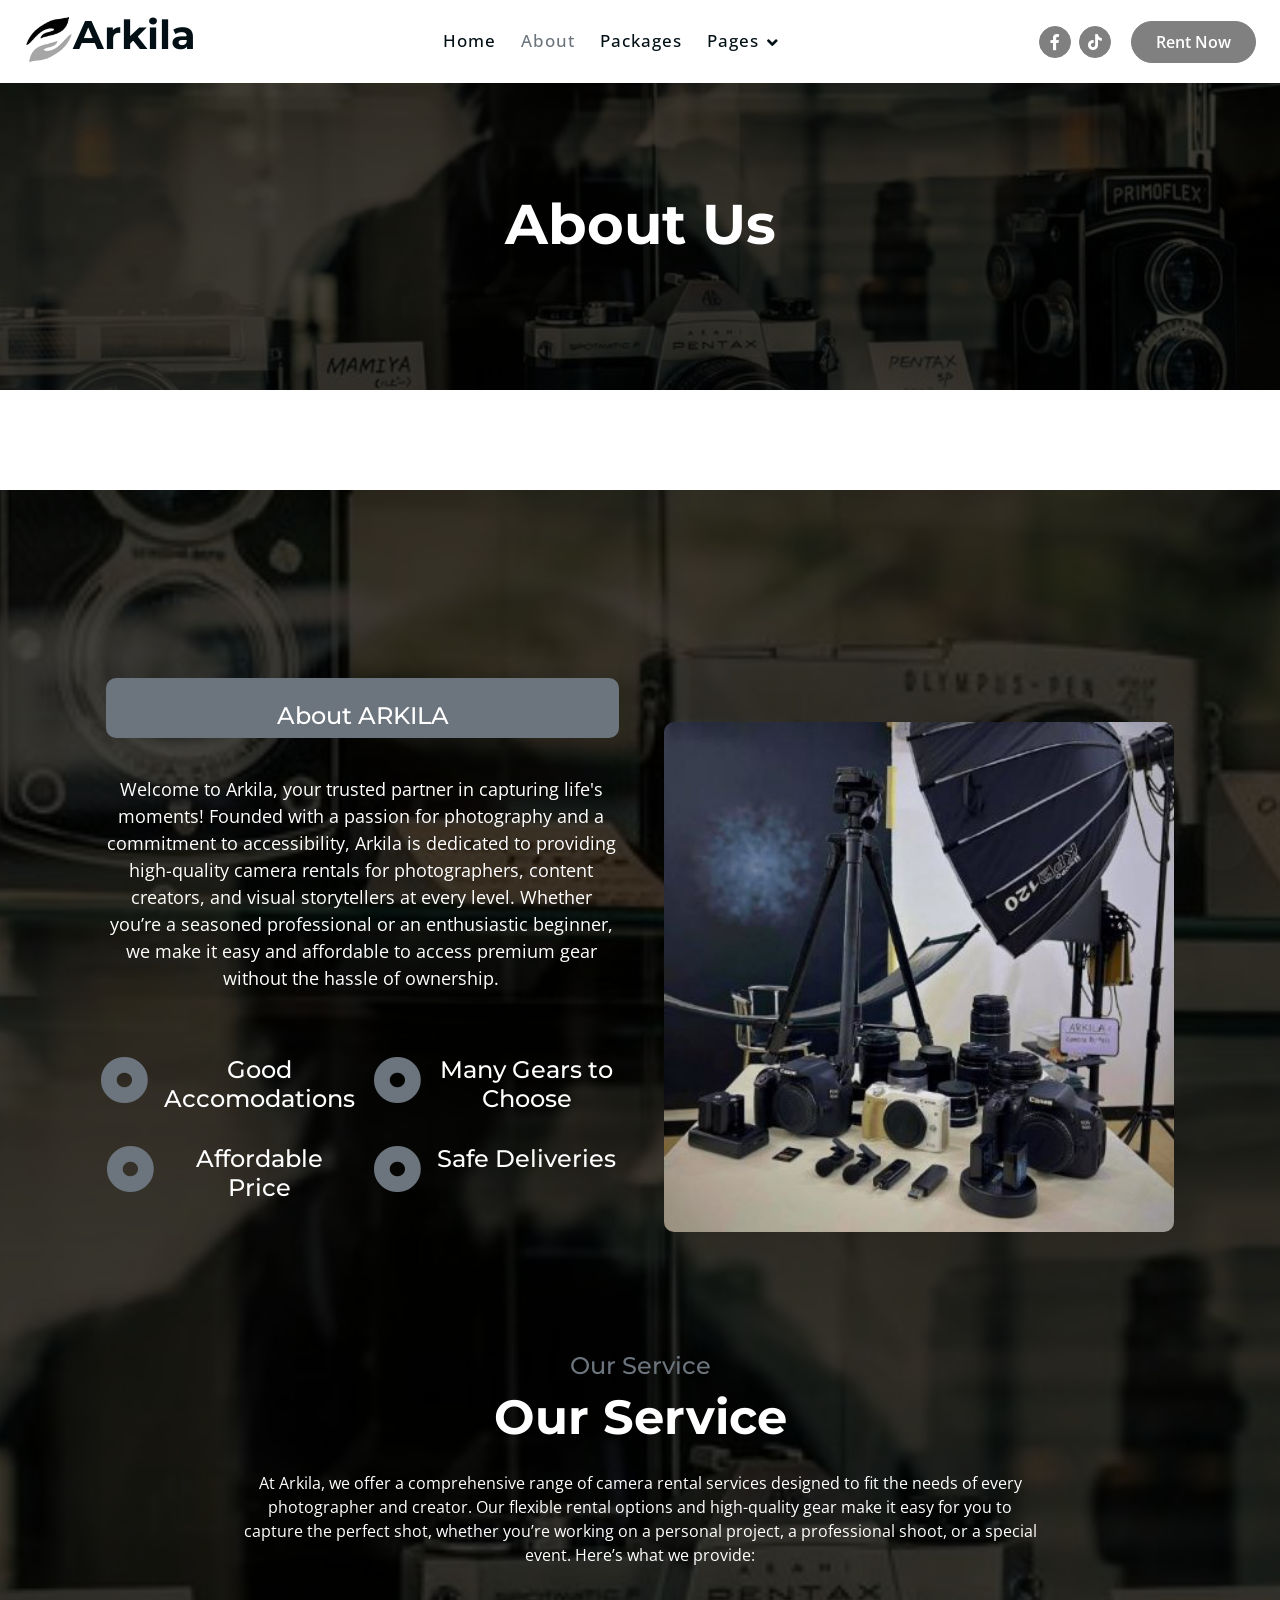
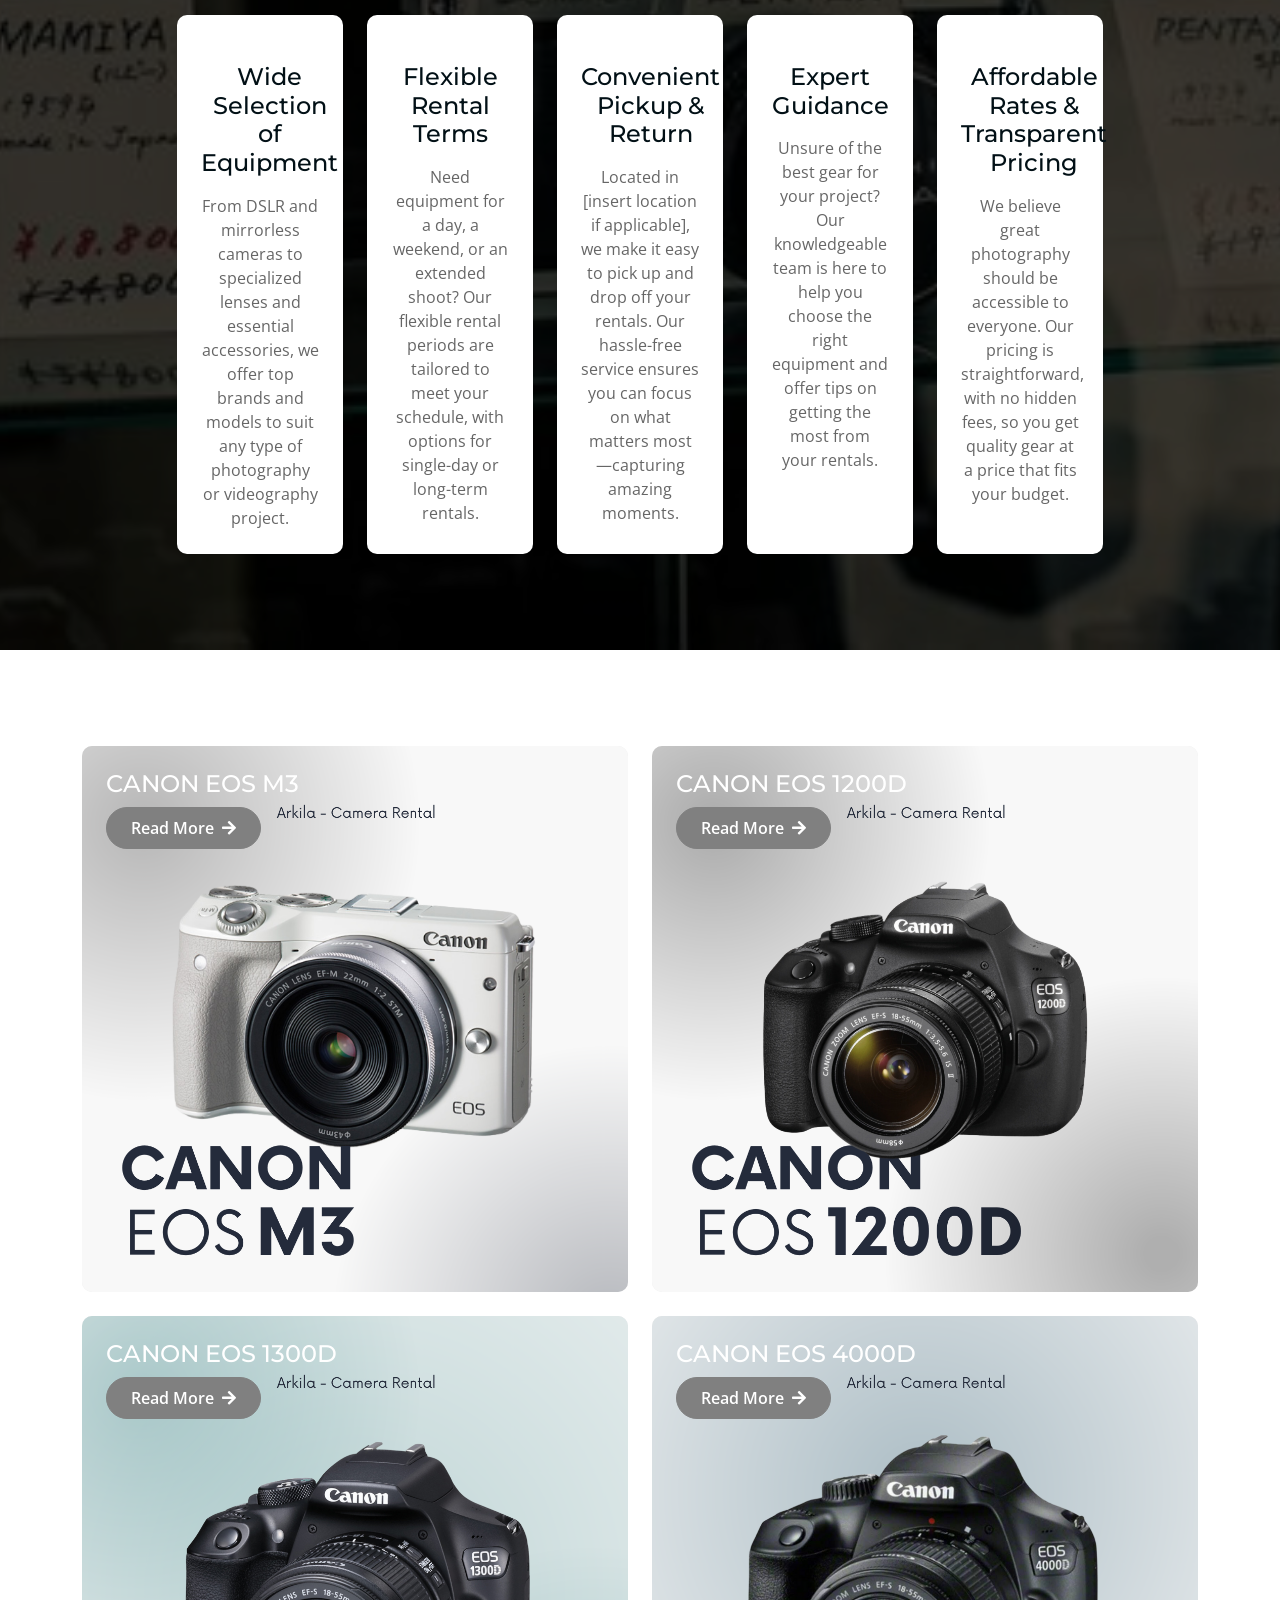
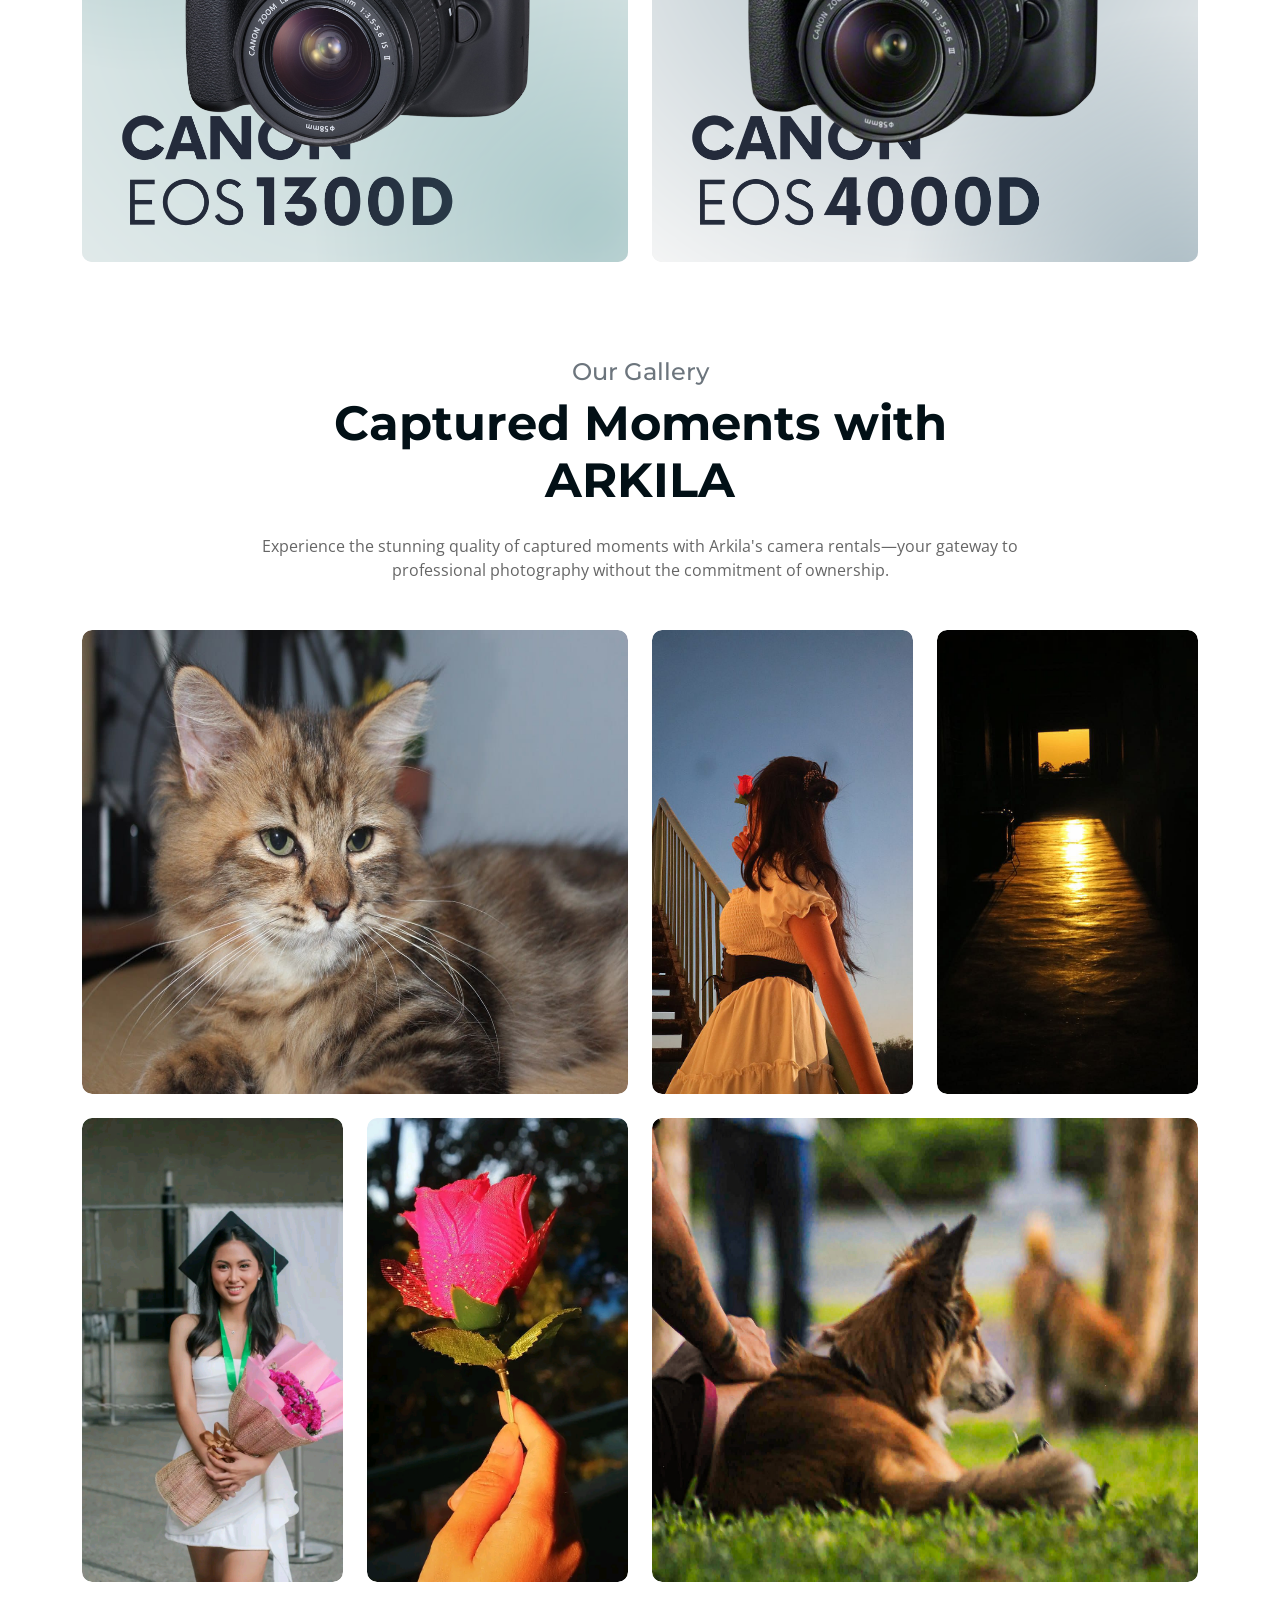
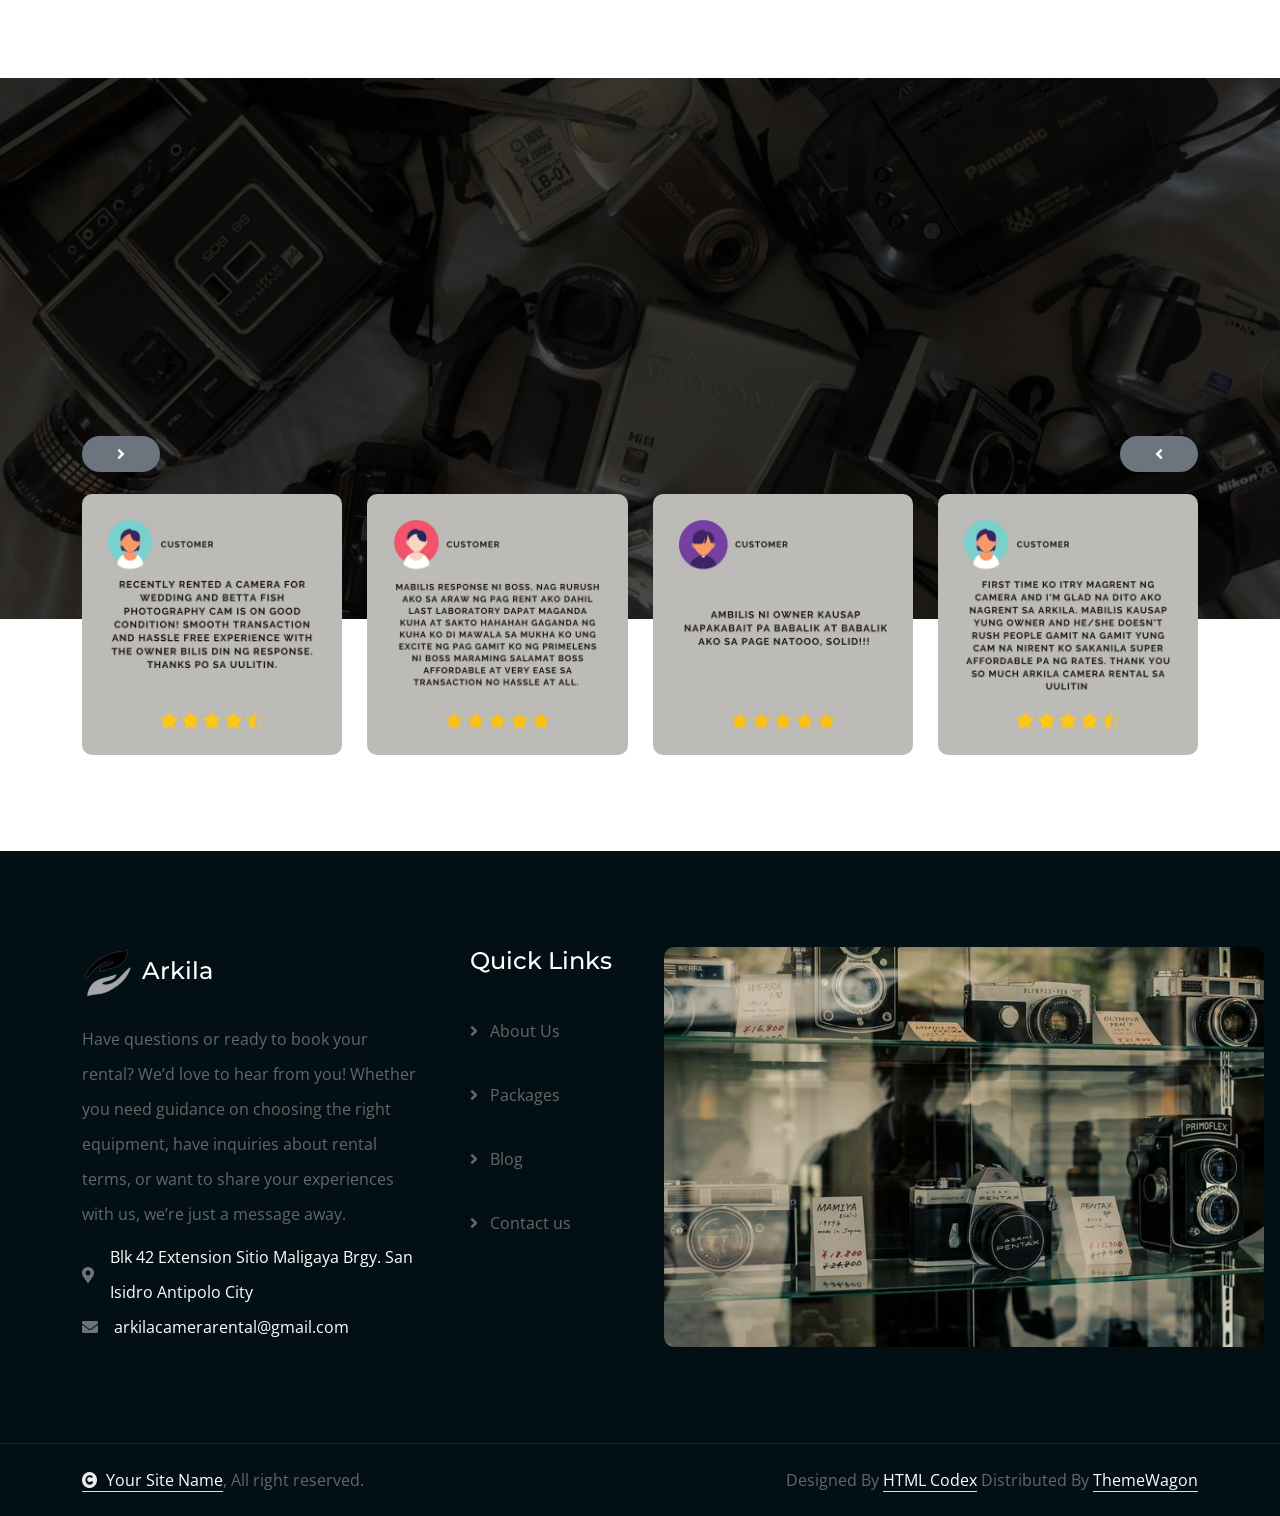
<file: about.html>
<!DOCTYPE html>
<html lang="en">

    <head>
        <meta charset="utf-8">
        <title>ARKILA- Camera Rental</title>
        <meta content="width=device-width, initial-scale=1.0" name="viewport">
        <meta content="" name="keywords">
        <meta content="" name="description">
        <link rel="shortcut icon" href="img/logo-1.png">

        <!-- Google Web Fonts -->
        <link rel="preconnect" href="https://fonts.googleapis.com">
        <link rel="preconnect" href="https://fonts.gstatic.com" crossorigin>
        <link href="https://fonts.googleapis.com/css2?family=Montserrat:ital,wght@0,100..900;1,100..900&family=Open+Sans:ital,wdth,wght@0,75..100,300..800;1,75..100,300..800&display=swap" rel="stylesheet"> 

        <!-- Icon Font Stylesheet -->
        <link rel="stylesheet" href="https://use.fontawesome.com/releases/v5.15.4/css/all.css"/>
        <link href="https://cdn.jsdelivr.net/npm/bootstrap-icons@1.4.1/font/bootstrap-icons.css" rel="stylesheet">

        <!-- Libraries Stylesheet -->
        <link href="lib/animate/animate.min.css" rel="stylesheet">
        <link href="lib/lightbox/css/lightbox.min.css" rel="stylesheet">
        <link href="lib/owlcarousel/assets/owl.carousel.min.css" rel="stylesheet">


        <!-- Customized Bootstrap Stylesheet -->
        <link href="css/bootstrap.min.css" rel="stylesheet">

        <!-- Template Stylesheet -->
        <link href="css/style.css" rel="stylesheet">
    </head>

    <body>

        <!-- Spinner Start -->
        <div id="spinner" class="show bg-white position-fixed translate-middle w-100 vh-100 top-50 start-50 d-flex align-items-center justify-content-center">
            <div class="spinner-border text-secondary" style="width: 3rem; height: 3rem;" role="status">
                <span class="sr-only">Loading...</span>
            </div>
        </div>
        <!-- Spinner End -->

        <!-- Navbar & Hero Start -->
        <div class="container-fluid nav-bar sticky-top px-4 py-2 py-lg-0">
            <nav class="navbar navbar-expand-lg navbar-light">
                <a href="" class="navbar-brand p-0">
                    <h1 class="display-6 text-dark"><img src="img/logo-1.png" alt="Logo">Arkila</h1>
                    <!-- <img src="img/logo.png" alt="Logo"> -->
                </a>
                <button class="navbar-toggler" type="button" data-bs-toggle="collapse" data-bs-target="#navbarCollapse">
                    <span class="fa fa-bars"></span>
                </button>
                <div class="collapse navbar-collapse" id="navbarCollapse">
                    <div class="navbar-nav mx-auto py-0">
                        <a href="index.html" class="nav-item nav-link ">Home</a>
                        <a href="about.html" class="nav-item nav-link active">About</a>
                        <!-- <a href="service.html" class="nav-item nav-link">Service</a> -->
                        <a href="package.html" class="nav-item nav-link">Packages</a>
                        
                        <div class="nav-item dropdown">
                            <a href="#" class="nav-link dropdown-toggle" data-bs-toggle="dropdown">Pages</a>
                            <div class="dropdown-menu m-0">
                                <!-- <a href="feature.html" class="dropdown-item">Our Feature</a> -->
                                <a href="gallery.html" class="dropdown-item">Gallery</a>
                                <!-- <a href="attraction.html" class="dropdown-item">Gears</a> -->
                                <a href="blog.html" class="dropdown-item">Blog</a>
                                <a href="testimonial.html" class="dropdown-item">Testimonial</a>
                                <!-- <a href="404.html" class="dropdown-item">404 Page</a> -->
                            </div>
                        </div>
                        <!-- <a href="contact.html" class="nav-item nav-link">Contact</a> -->
                    </div>
                    <div class="team-icon d-none d-xl-flex justify-content-center me-3">
                        <a class="btn btn-square btn-secondary rounded-circle mx-1" href="https://www.facebook.com/profile.php?id=61553260528806&mibextid=LQQJ4d"><i class="fab fa-facebook-f"></i></a>
                        <a class="btn btn-square btn-secondary rounded-circle mx-1" href="https://www.tiktok.com/@arkilacamerarenta3?_t=8rcmWKr1FT8&_r=1"><i class="fab fa-tiktok"></i></a>
                    </div>
                    <a href="package.html" class="btn btn-secondary rounded-pill py-2 px-4 flex-shrink-0" href="package.html">Rent Now</a>
                </div>
            </nav>
        </div>
        <!-- Navbar & Hero End -->

        <!-- Header Start -->
        <div class="container-fluid bg-breadcrumb">
            <div class="container text-center py-5" style="max-width: 900px;">
                <h1 class="text-white display-4 mb-4 wow fadeInDown" data-wow-delay="0.1s">About Us</h1>
                <!-- <ol class="breadcrumb d-flex justify-content-center mb-0 wow fadeInDown" data-wow-delay="0.3s">
                    <li class="breadcrumb-item"><a href="index.html">Home</a></li>
                    <li class="breadcrumb-item"><a href="#">Pages</a></li>
                    <li class="breadcrumb-item active text-secondary">About</li>
                </ol>  -->   
            </div>
        </div>
        <!-- Header End -->

        <!-- Service Start -->
        <div class="container-fluid service py-5" style="margin-top: 100px;">
            <div class="container service-section py-5">
                <!-- About Start -->
                <div class="container-fluid about py-5">
                    <div class="container py-5">
                        <div class="row g-5 align-items-center">
                            <!-- Text Section -->
                            <div class="col-xl-6 wow fadeInUp text-center" data-wow-delay="0.2s">
                                <div>
                                    <div class="rounded bg-secondary p-4 position-absolute justify-content-center" style="width: 45%; height: 60px; margin: 0 auto; margin-bottom: 20px; transform: translateY(-50px);">
                                    <h4 class=" mb-0 text-white ">About ARKILA</h4>
                                    </div>
                                    <p class="text-white py-5" style="font-size: 18px;">Welcome to Arkila, your trusted partner in capturing life's moments! Founded with a passion for photography and a commitment to accessibility, Arkila is dedicated to providing high-quality camera rentals for photographers, content creators, and visual storytellers at every level. Whether you’re a seasoned professional or an enthusiastic beginner, we make it easy and affordable to access premium gear without the hassle of ownership.</p>
                                    <div class="row g-4 text-center">
                                        <div class="col-md-6">
                                            <div class="d-flex justify-content-center">
                                                <div class="me-3"><i class="fas fa-dot-circle fa-3x text-secondary"></i></div>
                                                <div>
                                                    <h4 class="text-white">Good Accomodations</h4>
                                                </div>
                                            </div>
                                        </div>
                                        <div class="col-md-6">
                                            <div class="d-flex justify-content-center">
                                                <div class="me-3"><i class="fas fa-dot-circle fa-3x text-secondary"></i></div>
                                                <div>
                                                    <h4 class="text-white">Many Gears to Choose</h4>
                                                </div>
                                            </div>
                                        </div>
                                        <div class="col-md-6">
                                            <div class="d-flex justify-content-center">
                                                <div class="me-3"><i class="fas fa-dot-circle fa-3x text-secondary"></i></div>
                                                <div>
                                                    <h4 class="text-white">Affordable Price</h4>
                                                </div>
                                            </div>
                                        </div>
                                        <div class="col-md-6">
                                            <div class="d-flex justify-content-center">
                                                <div class="me-3"><i class="fas fa-dot-circle fa-3x text-secondary"></i></div>
                                                <div>
                                                    <h4 class="text-white">Safe Deliveries</h4>
                                                </div>
                                            </div>
                                        </div>
                                    </div>
                                    <!-- <div class="rounded bg-primary p-4 position-absolute d-flex justify-content-center" style="width: 90%; height: 80px; top: -40px; left: 50%; transform: translateX(-50%);">
                                    <h3 class="mb-0 text-white">20 Years Experience</h3>
                                    </div> -->
                                </div>
                            </div>
                            <!-- Image Section -->
                            <div class="col-xl-6 wow fadeInUp text-center" data-wow-delay="0.2s">
                                <div class="position-relative rounded">
                                    <div class="rounded" style="margin-top: 40px;">
                                        <div class="row g-0">
                                            <div class="col-lg-12">
                                                <div class="rounded mb-4">
                                                    <img src="img/about.jpg" class="img-fluid rounded w-100" alt="">
                                                </div>
                                            </div>
                                        </div>
                                    </div>
                                </div>
                            </div>
                        </div>
                    </div>
                </div>
                <!-- About End -->

                <div class="text-center mx-auto pb-5 wow fadeInUp" data-wow-delay="0.2s" style="max-width: 800px;">
                    <h4 class="text-secondary">Our Service</h4>
                    <h1 class="display-5 text-white mb-4">Our Service</h1>
                    <p class="mb-0 text-white">At Arkila, we offer a comprehensive range of camera rental services designed to fit the needs of every photographer and creator. Our flexible rental options and high-quality gear make it easy for you to capture the perfect shot, whether you’re working on a personal project, a professional shoot, or a special event. Here’s what we provide:</p>
                </div>
                <div class="row g-4 justify-content-center">
                    <div class="col-md-6 col-lg-4 col-xl-2 wow fadeInUp" data-wow-delay="0.2s">
                        <div class="service-item p-4">
                            <div class="service-content text-center">
                                <div class="mb-4">
                                    <!-- <i class="fas fa-home fa-4x"></i> -->
                                </div>
                                <a href="#" class="h4 d-inline-block mb-3">Wide Selection of Equipment</a>
                                <p class="mb-0">From DSLR and mirrorless cameras to specialized lenses and essential accessories, we offer top brands and models to suit any type of photography or videography project.</p>
                            </div>
                        </div>
                    </div>
                    <div class="col-md-6 col-lg-4 col-xl-2 wow fadeInUp" data-wow-delay="0.4s">
                        <div class="service-item p-4">
                            <div class="service-content text-center">
                                <div class="mb-4">
                                    <!-- <i class="fas fa-home fa-4x"></i> -->
                                </div>
                                <a href="#" class="h4 d-inline-block mb-3">Flexible Rental Terms</a>
                                <p class="mb-0">Need equipment for a day, a weekend, or an extended shoot? Our flexible rental periods are tailored to meet your schedule, with options for single-day or long-term rentals.</p>
                            </div>
                        </div>
                    </div>
                    <div class="col-md-6 col-lg-4 col-xl-2 wow fadeInUp" data-wow-delay="0.6s">
                        <div class="service-item p-4">
                            <div class="service-content text-center">
                                <div class="mb-4">
                                    <!-- <i class="fas fa-utensils fa-4x"></i> -->
                                </div>
                                <a href="#" class="h4 d-inline-block mb-3">Convenient Pickup & Return</a>
                                <p class="mb-0">Located in [insert location if applicable], we make it easy to pick up and drop off your rentals. Our hassle-free service ensures you can focus on what matters most—capturing amazing moments.</p>
                            </div>
                        </div>
                    </div>
                    <div class="col-md-6 col-lg-4 col-xl-2 wow fadeInUp" data-wow-delay="0.8s">
                        <div class="service-item p-4">
                            <div class="service-content text-center">
                                <div class="mb-4">
                                    <!-- <i class="fas fa-door-closed fa-4x"></i> -->
                                </div>
                                <a href="#" class="h4 d-inline-block mb-3">Expert Guidance</a>
                                <p class="mb-0">Unsure of the best gear for your project? Our knowledgeable team is here to help you choose the right equipment and offer tips on getting the most from your rentals.</p>
                            </div>
                        </div>
                    </div>
                    <div class="col-md-6 col-lg-4 col-xl-2 wow fadeInUp" data-wow-delay="1.0s">
                        <div class="service-item p-4">
                            <div class="service-content text-center">
                                <div class="mb-4">
                                    <!-- <i class="fas fa-swimming-pool fa-4x"></i> -->
                                </div>
                                <a href="#" class="h4 d-inline-block mb-3">Affordable Rates & Transparent Pricing</a>
                                <p class="mb-0">We believe great photography should be accessible to everyone. Our pricing is straightforward, with no hidden fees, so you get quality gear at a price that fits your budget.</p>
                            </div>
                        </div>
                    </div>
                </div>
            </div>
        </div>
        <!-- Service End -->

        <!-- Feature Start -->
        <div class="container-fluid feature py-5">
            <div class="container py-5">
                <div class="row g-4">
                    <!-- First Feature -->
                    <div class="col-lg-6 wow fadeInUp" data-wow-delay="0.2s">
                        <div class="feature-item">
                            <img src="img/feature-4.jpg" class="img-fluid rounded w-100" alt="Image">
                            <div class="feature-content p-4" style="background-color: transparent;">
                                <div class="feature-content-inner">
                                    <h4 class="text-white">CANON EOS M3</h4>
                                    <!-- <p class="text-white">Lorem ipsum dolor sit amet consectetur adipisicing elit. Perferendis porro soluta voluptatum laborum mollitia blanditiis suscipit,</p> -->
                                    <a href="package.html #canon-eos-m3" class="btn btn-secondary rounded-pill py-2 px-4">Read More <i class="fa fa-arrow-right ms-1"></i></a>
                                </div>
                            </div>
                        </div>
                    </div>
                    
                    <!-- Second Feature -->
                    <div class="col-lg-6 wow fadeInUp" data-wow-delay="0.2s">
                        <div class="feature-item">
                            <img src="img/feature-1.png" class="img-fluid rounded w-100" alt="Image">
                            <div class="feature-content p-4" style="background-color: transparent;">
                                <div class="feature-content-inner">
                                    <h4 class="text-white">CANON EOS 1200D</h4>
                                    <!-- <p class="text-white">Lorem ipsum dolor sit amet consectetur adipisicing elit. Perferendis porro soluta voluptatum laborum mollitia blanditiis suscipit,</p> -->
                                    <a href="package.html #canon-eos-1200d" class="btn btn-secondary rounded-pill py-2 px-4">Read More <i class="fa fa-arrow-right ms-1"></i></a>
                                </div>
                            </div>
                        </div>
                    </div>
                    
                    <!-- Third Feature -->
                    <div class="col-lg-6 wow fadeInUp" data-wow-delay="0.4s">
                        <div class="feature-item">
                            <img src="img/feature-3.png" class="img-fluid rounded w-100" alt="Image">
                            <div class="feature-content p-4" style="background-color: transparent;">
                                <div class="feature-content-inner">
                                    <h4 class="text-white">CANON EOS 1300D</h4>
                                    <!-- <p class="text-white">Lorem ipsum dolor sit amet consectetur adipisicing elit. Perferendis porro soluta voluptatum laborum mollitia blanditiis suscipit,</p> -->
                                    <a href="package.html #canon-eos-1300d" class="btn btn-secondary rounded-pill py-2 px-4">Read More <i class="fa fa-arrow-right ms-1"></i></a>
                                </div>
                            </div>
                        </div>
                    </div>
                    
                    <!-- Fourth Feature -->
                    <div class="col-lg-6 wow fadeInUp" data-wow-delay="0.6s">
                        <div class="feature-item">
                            <img src="img/feature-2.png" class="img-fluid rounded w-100" alt="Image">
                            <div class="feature-content p-4" style="background-color: transparent;">
                                <div class="feature-content-inner">
                                    <h4 class="text-white">CANON EOS 4000D</h4>
                                    <!-- <p class="text-white">Lorem ipsum dolor sit amet consectetur adipisicing elit. Perferendis porro soluta voluptatum laborum mollitia blanditiis suscipit,</p> -->
                                    <a href="package.html #canon-eos-4000d" class="btn btn-secondary rounded-pill py-2 px-4">Read More <i class="fa fa-arrow-right ms-1"></i></a>
                                </div>
                            </div>
                        </div>
                    </div>
                </div>  
            </div>
        </div>

        <!-- Feature End -->

        <!-- Gallery Start -->
        <div class="container-fluid gallery pb-5">
            <div class="container pb-5">
                <div class="text-center mx-auto pb-5 wow fadeInUp" data-wow-delay="0.2s" style="max-width: 800px;">
                    <h4 class="text-secondary">Our Gallery</h4>
                    <h1 class="display-5 mb-4">Captured Moments with ARKILA</h1>
                    <p class="mb-0">Experience the stunning quality of captured moments with Arkila's camera rentals—your gateway to professional photography without the commitment of ownership.
                    </p>
                </div>
                <div class="row g-4">
                    <div class="col-6 wow fadeInUp" data-wow-delay="0.2s">
                        <div class="gallery-item">
                            <img src="img/gallery-1.jpg" class="img-fluid rounded w-100 h-100" alt="">
                            <div class="search-icon">
                                <a href="img/gallery-1.jpg" class="btn btn-light btn-lg-square rounded-circle" data-lightbox="Gallery-1"><i class="fas fa-search-plus"></i></a>
                            </div>
                        </div>
                    </div>
                    <div class="col-3 wow fadeInUp" data-wow-delay="0.4s">
                        <div class="gallery-item">
                            <img src="img/gallery-2.jpg" class="img-fluid rounded w-100 h-100" alt="">
                            <div class="search-icon">
                                <a href="img/gallery-2.jpg" class="btn btn-light btn-lg-square rounded-circle" data-lightbox="Gallery-2"><i class="fas fa-search-plus"></i></a>
                            </div>
                        </div>
                    </div>
                    <div class="col-3 wow fadeInUp" data-wow-delay="0.6s">
                        <div class="gallery-item">
                            <img src="img/gallery-3.jpg" class="img-fluid rounded w-100 h-100" alt="">
                            <div class="search-icon">
                                <a href="img/gallery-3.jpg" class="btn btn-light btn-lg-square rounded-circle" data-lightbox="Gallery-3"><i class="fas fa-search-plus"></i></a>
                            </div>
                        </div>
                    </div>
                    <div class="col-3 wow fadeInUp" data-wow-delay="0.2s">
                        <div class="gallery-item">
                            <img src="img/gallery-4.jpg" class="img-fluid rounded w-100 h-100" alt="">
                            <div class="search-icon">
                                <a href="img/gallery-4.jpg" class="btn btn-light btn-lg-square rounded-circle" data-lightbox="Gallery-4"><i class="fas fa-search-plus"></i></a>
                            </div>
                        </div>
                    </div>
                    <div class="col-3 wow fadeInUp" data-wow-delay="0.4s">
                        <div class="gallery-item">
                            <img src="img/gallery-5.jpg" class="img-fluid rounded w-100 h-100" alt="">
                            <div class="search-icon">
                                <a href="img/gallery-5.jpg" class="btn btn-light btn-lg-square rounded-circle" data-lightbox="Gallery-5"><i class="fas fa-search-plus"></i></a>
                            </div>
                        </div>
                    </div>
                    <div class="col-md-6 wow fadeInUp" data-wow-delay="0.6s">
                        <div class="gallery-item">
                            <img src="img/gallery-30.jpg" class="img-fluid rounded w-100 h-100" alt="">
                            <div class="search-icon">
                                <a href="img/gallery-30.jpg" class="btn btn-light btn-lg-square rounded-circle" data-lightbox="Gallery-6"><i class="fas fa-search-plus"></i></a>
                            </div>
                        </div>
                    </div>
                </div>
            </div>
        </div>
        <!-- Gallery End -->

        <!-- Testimonial Start -->
        <div class="container-fluid attractions py-5">
            <div class="container attractions-section py-5">
                <div class="text-center mx-auto pb-5 wow fadeInUp" data-wow-delay="0.2s" style="max-width: 800px;">
                    <h4 class="text-secondary">Testimonials</h4>
                    <h1 class="display-5 text-white mb-4">Our Clients Riviews</h1>
                    <p class="text-white mb-0">At Arkila, we take pride in providing top-notch camera gear and exceptional service to photographers and content creators of all levels. But don’t just take our word for it—hear from our satisfied customers who have experienced the difference with Arkila's reliable rentals and support. Here’s what they have to say about their journey with us!
                    </p>
                </div>
                <div class="owl-carousel attractions-carousel wow fadeInUp" data-wow-delay="0.5s">
                    <div class="attractions-item wow fadeInUp" data-wow-delay="0.2s">
                        <img src="img/1.jpg" class="img-fluid rounded w-100" alt="">
                    </div>
                    <div class="attractions-item wow fadeInUp" data-wow-delay="0.2s">
                        <img src="img/2.jpg" class="img-fluid rounded w-100" alt="">
                    </div>
                    <div class="attractions-item wow fadeInUp" data-wow-delay="0.2s">
                        <img src="img/3.jpg" class="img-fluid rounded w-100" alt="">
                    </div>
                    <div class="attractions-item wow fadeInUp" data-wow-delay="0.2s">
                        <img src="img/4.jpg" class="img-fluid rounded w-100" alt="">
                    </div>
                    <div class="attractions-item wow fadeInUp" data-wow-delay="0.2s">
                        <img src="img/5.jpg" class="img-fluid rounded w-100" alt="">
                    </div>
                    <div class="attractions-item wow fadeInUp" data-wow-delay="0.2s">
                        <img src="img/6.jpg" class="img-fluid rounded w-100" alt="">
                    </div>
                    <div class="attractions-item wow fadeInUp" data-wow-delay="0.2s">
                        <img src="img/7.jpg" class="img-fluid rounded w-100" alt="">
                    </div>
                    <div class="attractions-item wow fadeInUp" data-wow-delay="0.2s">
                        <img src="img/8.jpg" class="img-fluid rounded w-100" alt="">
                    </div>
                    <div class="attractions-item wow fadeInUp" data-wow-delay="0.2s">
                        <img src="img/9.jpg" class="img-fluid rounded w-100" alt="">
                    </div>
                    <div class="attractions-item wow fadeInUp" data-wow-delay="0.2s">
                        <img src="img/10.jpg" class="img-fluid rounded w-100" alt="">
                    </div>
                    <div class="attractions-item wow fadeInUp" data-wow-delay="0.2s">
                        <img src="img/11.jpg" class="img-fluid rounded w-100" alt="">
                    </div>
                    <div class="attractions-item wow fadeInUp" data-wow-delay="0.2s">
                        <img src="img/12.jpg" class="img-fluid rounded w-100" alt="">
                    </div>
                    <div class="attractions-item wow fadeInUp" data-wow-delay="0.2s">
                        <img src="img/13.jpg" class="img-fluid rounded w-100" alt="">
                    </div>
                    <div class="attractions-item wow fadeInUp" data-wow-delay="0.2s">
                        <img src="img/14.jpg" class="img-fluid rounded w-100" alt="">
                    </div>
                    <div class="attractions-item wow fadeInUp" data-wow-delay="0.2s">
                        <img src="img/15.jpg" class="img-fluid rounded w-100" alt="">
                    </div>
                    <div class="attractions-item wow fadeInUp" data-wow-delay="0.2s">
                        <img src="img/16.jpg" class="img-fluid rounded w-100" alt="">
                    </div>
                    <div class="attractions-item wow fadeInUp" data-wow-delay="0.2s">
                        <img src="img/17.jpg" class="img-fluid rounded w-100" alt="">
                    </div>
                    <div class="attractions-item wow fadeInUp" data-wow-delay="0.2s">
                        <img src="img/18.jpg" class="img-fluid rounded w-100" alt="">
                    </div>
                    <div class="attractions-item wow fadeInUp" data-wow-delay="0.2s">
                        <img src="img/19.jpg" class="img-fluid rounded w-100" alt="">
                    </div>
                    <div class="attractions-item wow fadeInUp" data-wow-delay="0.2s">
                        <img src="img/20.jpg" class="img-fluid rounded w-100" alt="">
                    </div>
                    <div class="attractions-item wow fadeInUp" data-wow-delay="0.2s">
                        <img src="img/21.jpg" class="img-fluid rounded w-100" alt="">
                    </div>
                    <div class="attractions-item wow fadeInUp" data-wow-delay="0.2s">
                        <img src="img/22.jpg" class="img-fluid rounded w-100" alt="">
                    </div>
                    <div class="attractions-item wow fadeInUp" data-wow-delay="0.2s">
                        <img src="img/23.jpg" class="img-fluid rounded w-100" alt="">
                    </div>

                    
                </div>
            </div>
        </div>
        <!-- Testimonial End -->

        <!-- Footer Start -->
        <div class="container-fluid footer py-5 wow fadeIn" data-wow-delay="0.2s">
            <div class="container py-5">
                <div class="row g-5">
                    <div class="col-md-6 col-lg-6 col-xl-4">
                        <div class="footer-item">
                            <a href="index.html" class="p-0">
                                <h4 class="text-white mb-4"><img src="img/logo-1.png" alt="Logo" style="width: 50px; height: auto; vertical-align: middle; margin-right: 10px;">Arkila</h4>
                                <!-- <img src="img/logo.png" alt="Logo"> -->
                            </a>
                            <p class="mb-2">Have questions or ready to book your rental? We’d love to hear from you! Whether you need guidance on choosing the right equipment, have inquiries about rental terms, or want to share your experiences with us, we’re just a message away.</p>
                            <div class="d-flex align-items-center">
                                <i class="fas fa-map-marker-alt text-secondary me-3"></i>
                                <p class="text-white mb-0">Blk 42 Extension Sitio Maligaya Brgy. San Isidro Antipolo City</p>
                            </div>
                            <div class="d-flex align-items-center">
                                <i class="fas fa-envelope text-secondary me-3"></i>
                                <p class="text-white mb-0">arkilacamerarental@gmail.com</p>
                            </div>
                        </div>
                    </div>
                    <div class="col-md-6 col-lg-6 col-xl-2">
                        <div class="footer-item">
                            <h4 class="text-white mb-4">Quick Links</h4>
                            <a href="about.html"><i class="fas fa-angle-right me-2 py-4"></i> About Us</a>
                            <a href="package.html"><i class="fas fa-angle-right me-2 py-4"></i> Packages</a>
                            <a href="blog.html"><i class="fas fa-angle-right me-2 py-4"></i> Blog</a>
                            <a href="contact.html"><i class="fas fa-angle-right me-2 py-4"></i> Contact us</a>
                        </div>
                    </div>
                    <div class="col-lg-3 wow fadeInUp" data-wow-delay="0.6s">
                        <div class="gallery-item">
                           <img src="img/bg-3.jpg" alt="Bg-5" style="width: 600px; height: 400px; border-radius: 10px;">
                            </div>
                        </div>
                    </div>
                </div>
            </div>
        </div>
        <!-- Footer End -->
        
        <!-- Copyright Start -->
        <div class="container-fluid copyright py-4">
            <div class="container">
                <div class="row g-4 align-items-center">
                    <div class="col-md-6 text-center text-md-start mb-md-0">
                        <span class="text-body"><a href="#" class="border-bottom text-white"><i class="fas fa-copyright text-light me-2"></i>Your Site Name</a>, All right reserved.</span>
                    </div>
                    <div class="col-md-6 text-center text-md-end text-body">
                        <!--/*** This template is free as long as you keep the below author’s credit link/attribution link/backlink. ***/-->
                        <!--/*** If you'd like to use the template without the below author’s credit link/attribution link/backlink, ***/-->
                        <!--/*** you can purchase the Credit Removal License from "https://htmlcodex.com/credit-removal". ***/-->
                        Designed By <a class="border-bottom text-white" href="https://htmlcodex.com">HTML Codex</a> Distributed By <a class="border-bottom text-white" href="https://themewagon.com">ThemeWagon</a>
                    </div>
                </div>
            </div>
        </div>
        <!-- Copyright End -->


        <!-- Back to Top -->
        <a href="#" class="btn btn-secondary btn-lg-square rounded-circle back-to-top"><i class="fa fa-arrow-up"></i></a>    

        
    <!-- JavaScript Libraries -->
    <script src="https://ajax.googleapis.com/ajax/libs/jquery/3.6.4/jquery.min.js"></script>
    <script src="https://cdn.jsdelivr.net/npm/bootstrap@5.0.0/dist/js/bootstrap.bundle.min.js"></script>
    <script src="lib/wow/wow.min.js"></script>
    <script src="lib/easing/easing.min.js"></script>
    <script src="lib/waypoints/waypoints.min.js"></script>
    <script src="lib/counterup/counterup.min.js"></script>
    <script src="lib/lightbox/js/lightbox.min.js"></script>
    <script src="lib/owlcarousel/owl.carousel.min.js"></script>
    

    <!-- Template Javascript -->
    <script src="js/main.js"></script>
    </body>

</html>
</file>
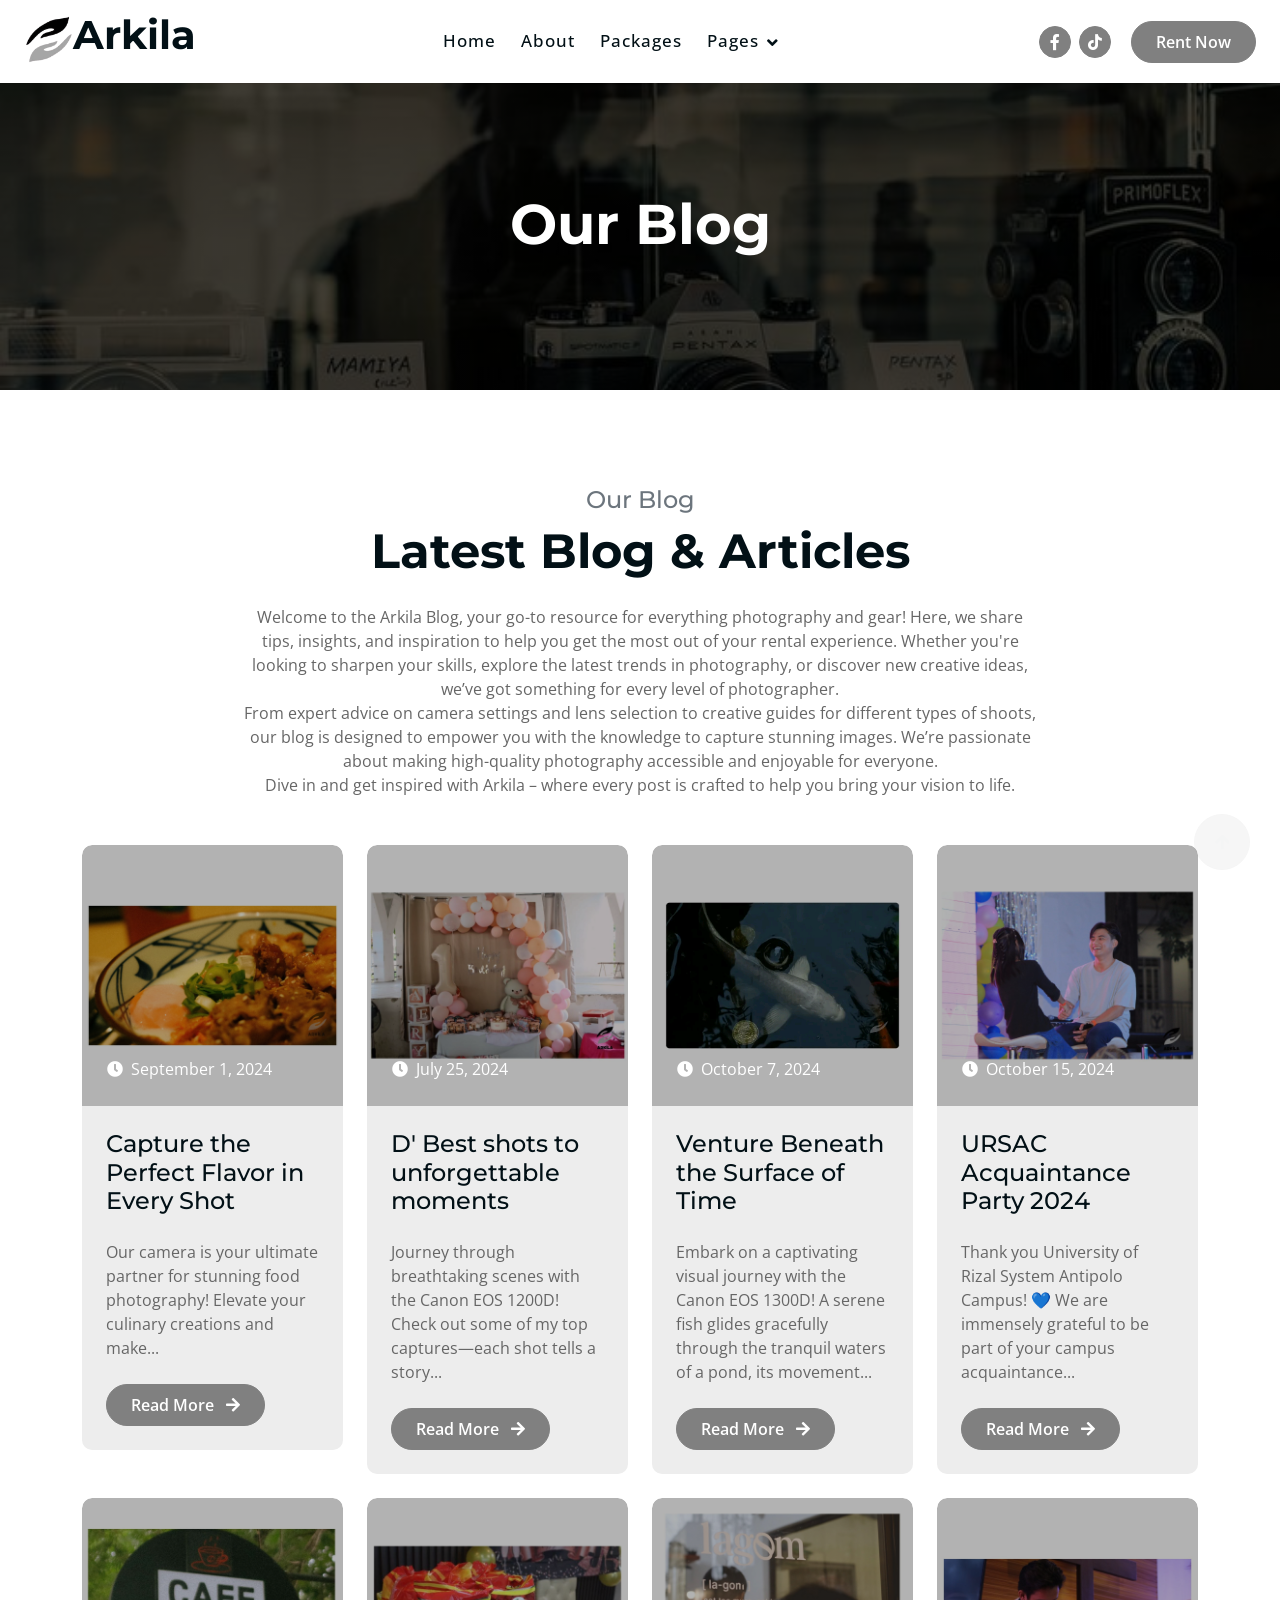
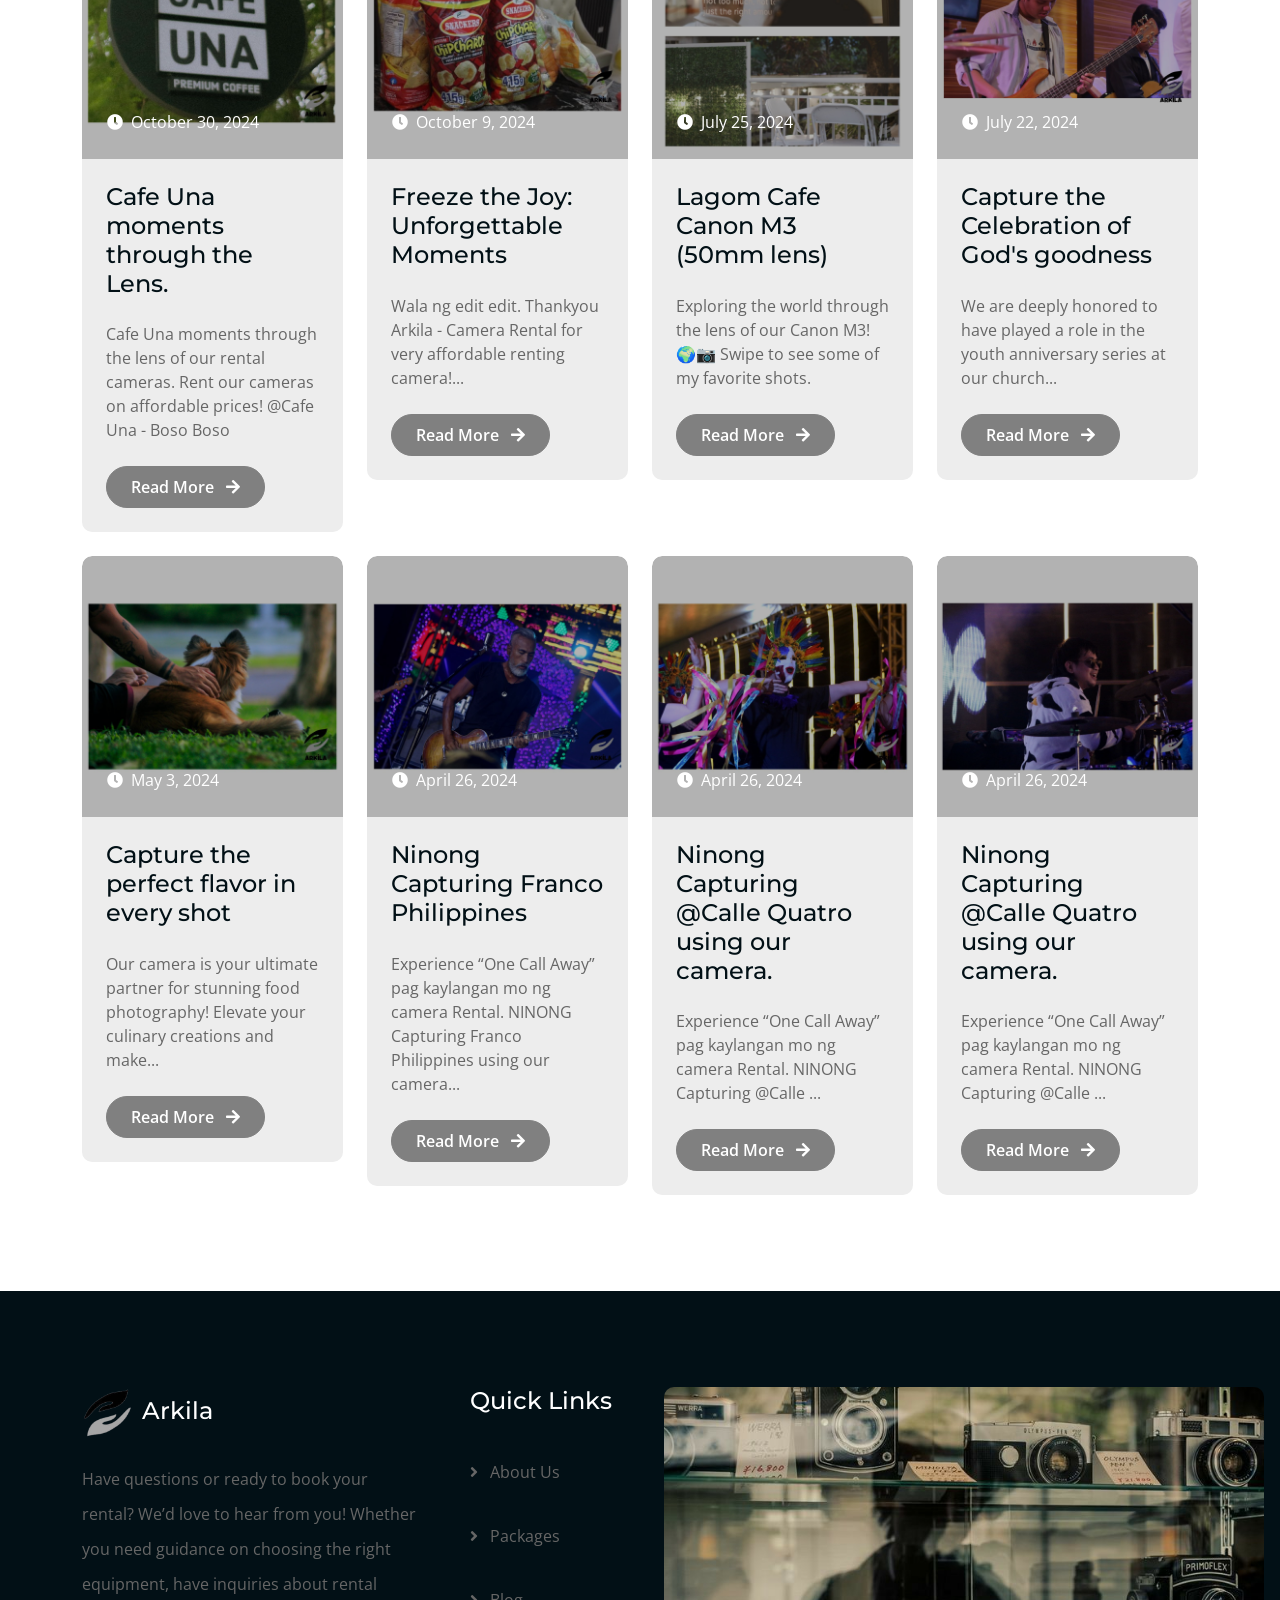
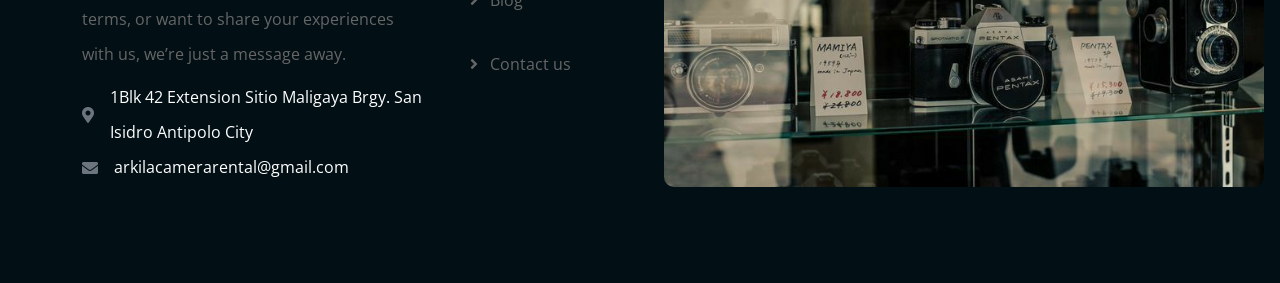
<file: blog.html>
<!DOCTYPE html>
<html lang="en">

    <head>
        <meta charset="utf-8">
        <title>ARKILA- Camera Rental</title>
        <meta content="width=device-width, initial-scale=1.0" name="viewport">
        <meta content="" name="keywords">
        <meta content="" name="description">
        <link rel="shortcut icon" href="img/logo-1.png">

        <!-- Google Web Fonts -->
        <link rel="preconnect" href="https://fonts.googleapis.com">
        <link rel="preconnect" href="https://fonts.gstatic.com" crossorigin>
        <link href="https://fonts.googleapis.com/css2?family=Montserrat:ital,wght@0,100..900;1,100..900&family=Open+Sans:ital,wdth,wght@0,75..100,300..800;1,75..100,300..800&display=swap" rel="stylesheet"> 

        <!-- Icon Font Stylesheet -->
        <link rel="stylesheet" href="https://use.fontawesome.com/releases/v5.15.4/css/all.css"/>
        <link href="https://cdn.jsdelivr.net/npm/bootstrap-icons@1.4.1/font/bootstrap-icons.css" rel="stylesheet">

        <!-- Libraries Stylesheet -->
        <link href="lib/animate/animate.min.css" rel="stylesheet">
        <link href="lib/lightbox/css/lightbox.min.css" rel="stylesheet">
        <link href="lib/owlcarousel/assets/owl.carousel.min.css" rel="stylesheet">


        <!-- Customized Bootstrap Stylesheet -->
        <link href="css/bootstrap.min.css" rel="stylesheet">

        <!-- Template Stylesheet -->
        <link href="css/style.css" rel="stylesheet">
    </head>

    <body>

        <!-- Spinner Start -->
        <div id="spinner" class="show bg-white position-fixed translate-middle w-100 vh-100 top-50 start-50 d-flex align-items-center justify-content-center">
            <div class="spinner-border text-secondary" style="width: 3rem; height: 3rem;" role="status">
                <span class="sr-only">Loading...</span>
            </div>
        </div>
        <!-- Spinner End -->

        <!-- Navbar & Hero Start -->
        <div class="container-fluid nav-bar sticky-top px-4 py-2 py-lg-0">
            <nav class="navbar navbar-expand-lg navbar-light">
                <a href="" class="navbar-brand p-0">
                    <h1 class="display-6 text-dark"><img src="img/logo-1.png" alt="Logo">Arkila</h1>
                    <!-- <h1 class="display-6 text-dark"><i class="fas fa-swimmer text-primary me-3"></i>Arkila</h1> -->
                </a>
                <button class="navbar-toggler" type="button" data-bs-toggle="collapse" data-bs-target="#navbarCollapse">
                    <span class="fa fa-bars"></span>
                </button>
                <div class="collapse navbar-collapse" id="navbarCollapse">
                    <div class="navbar-nav mx-auto py-0">
                        <a href="index.html" class="nav-item nav-link">Home</a>
                        <a href="about.html" class="nav-item nav-link">About</a>
                        <!-- <a href="service.html" class="nav-item nav-link">Service</a> -->
                        <a href="package.html" class="nav-item nav-link">Packages</a>
                        
                        <div class="nav-item dropdown">
                            <a href="#" class="nav-link dropdown-toggle" data-bs-toggle="dropdown">Pages</a>
                            <div class="dropdown-menu m-0">
                                <!-- <a href="feature.html" class="dropdown-item">Our Feature</a> -->
                                <a href="gallery.html" class="dropdown-item">Gallery</a>
                                <!-- <a href="attraction.html" class="dropdown-item">Attractions</a> -->
                                <a href="blog.html" class="dropdown-item">Blog</a>
                                <a href="testimonial.html" class="dropdown-item">Testimonial</a>
                                <!-- <a href="404.html" class="dropdown-item">404 Page</a> -->
                            </div>
                        </div>
                        <!-- <a href="contact.html" class="nav-item nav-link">Contact</a> -->
                    </div>
                    <div class="team-icon d-none d-xl-flex justify-content-center me-3">
                        <a class="btn btn-square btn-secondary rounded-circle mx-1" href="https://www.facebook.com/profile.php?id=61553260528806&mibextid=LQQJ4d"><i class="fab fa-facebook-f"></i></a>
                        <a class="btn btn-square btn-secondary rounded-circle mx-1" href="https://www.tiktok.com/@arkilacamerarenta3?_t=8rcmWKr1FT8&_r=1"><i class="fab fa-tiktok"></i></a>
                    </div>
                    <a href="package.html" class="btn btn-secondary rounded-pill py-2 px-4 flex-shrink-0" href="package.html">Rent Now</a>
                </div>
            </nav>
        </div>
        <!-- Navbar & Hero End -->

        <!-- Header Start -->
        <div class="container-fluid bg-breadcrumb">
            <div class="container text-center py-5" style="max-width: 900px;">
                <h4 class="text-white display-4 mb-4 wow fadeInDown" data-wow-delay="0.1s">Our Blog</h4>
                <!-- <ol class="breadcrumb d-flex justify-content-center mb-0 wow fadeInDown" data-wow-delay="0.3s">
                    <li class="breadcrumb-item"><a href="index.html">Home</a></li>
                    <li class="breadcrumb-item"><a href="#">Pages</a></li>
                    <li class="breadcrumb-item active text-primary">Blog</li>
                </ol>     -->
            </div>
        </div>
        <!-- Header End -->

        <!-- Blog Start -->
        <div class="container-fluid blog py-5">
            <div class="container py-5">
                <div class="text-center mx-auto pb-5 wow fadeInUp" data-wow-delay="0.2s" style="max-width: 800px;">
                    <h4 class="text-secondary">Our Blog</h4>
                    <h1 class="display-5 mb-4">Latest Blog & Articles</h1>
                    <p class="mb-0">Welcome to the Arkila Blog, your go-to resource for everything photography and gear! Here, we share tips, insights, and inspiration to help you get the most out of your rental experience. Whether you're looking to sharpen your skills, explore the latest trends in photography, or discover new creative ideas, we’ve got something for every level of photographer.
                    </p>
                    <p class="mb-0">From expert advice on camera settings and lens selection to creative guides for different types of shoots, our blog is designed to empower you with the knowledge to capture stunning images. We’re passionate about making high-quality photography accessible and enjoyable for everyone.
                    </p>
                    <p class="mb-0">Dive in and get inspired with Arkila – where every post is crafted to help you bring your vision to life.
                    </p>
                </div>
                <div class="row g-4">
                    <!-- First Blog Item -->
                    <div class="col-lg-3 wow fadeInUp" data-wow-delay="0.2s">
                        <div class="blog-item">
                            <div class="blog-img">
                                <a href="#">
                                    <img src="img/blog-1.jpg" class="img-fluid w-100 rounded-top" alt="Image">
                                </a>
                                <!-- <div class="blog-category py-2 px-4">Canon EOS M3</div> -->
                                <div class="blog-date"><i class="fas fa-clock me-2"></i>September 1, 2024</div>
                            </div>
                            <div class="blog-content p-4">
                                <a href="#" class="h4 d-inline-block mb-4"> Capture the Perfect Flavor in Every Shot </a>
                                <p class="mb-4"> Our camera is your ultimate partner for stunning food photography! Elevate your culinary creations and make...
                                </p>
                                <a href="https://www.facebook.com/share/p/1DaiCxXejc/?mibextid=LQQJ4d" class="btn btn-secondary rounded-pill py-2 px-4">Read More <i class="fas fa-arrow-right ms-2"></i></a>
                            </div>
                        </div>
                    </div>
                    <!-- Second Blog Item -->
                    <div class="col-lg-3 wow fadeInUp" data-wow-delay="0.4s">
                        <div class="blog-item">
                            <div class="blog-img">
                                <a href="#">
                                    <img src="img/blog-2.jpg" class="img-fluid w-100 rounded-top" alt="Image">
                                </a>
                                <!-- <div class="blog-category py-2 px-4"> Canon EOS 1200D</div> -->
                                <div class="blog-date"><i class="fas fa-clock me-2"></i>July 25, 2024</div>
                            </div>
                            <div class="blog-content p-4">
                                <a href="#" class="h4 d-inline-block mb-4">D' Best shots to unforgettable moments</a>
                                <p class="mb-4"> Journey through breathtaking scenes with the Canon EOS 1200D! Check out some of my top captures—each shot tells a story...
                                </p>
                                <a href="https://www.facebook.com/share/p/1Fvgc4W4z9/?mibextid=LQQJ4d" class="btn btn-secondary rounded-pill py-2 px-4">Read More <i class="fas fa-arrow-right ms-2"></i></a>
                            </div>
                        </div>
                    </div>
                    <!-- Third Blog Item -->
                    <div class="col-lg-3 wow fadeInUp" data-wow-delay="0.6s">
                        <div class="blog-item">
                            <div class="blog-img">
                                <a href="#">
                                    <img src="img/blog-3.jpg" class="img-fluid w-100 rounded-top" alt="Image">
                                </a>
                                <!-- <div class="blog-category py-2 px-4">Canon EOS 1300D</div> -->
                                <div class="blog-date"><i class="fas fa-clock me-2"></i>October 7, 2024</div>
                            </div>
                            <div class="blog-content p-4">
                                <a href="#" class="h4 d-inline-block mb-4">Venture Beneath the Surface of Time</a>
                                <p class="mb-4">Embark on a captivating visual journey with the Canon EOS 1300D! A serene fish glides gracefully through the tranquil waters of a pond, its movement... </p>
                                <a href="https://www.facebook.com/share/p/1Jf7CNukn9/?mibextid=LQQJ4d" class="btn btn-secondary rounded-pill py-2 px-4">Read More <i class="fas fa-arrow-right ms-2"></i></a>
                            </div>
                        </div>
                    </div>
                    <!-- Fourth Blog Item -->
                    <div class="col-lg-3 wow fadeInUp" data-wow-delay="0.4s">
                        <div class="blog-item">
                            <div class="blog-img">
                                <a href="#">
                                    <img src="img/blog-4.jpg" class="img-fluid w-100 rounded-top" alt="Image">
                                </a>
                                <!-- <div class="blog-category py-2 px-4">Canon EOS 4000D</div> -->
                                <div class="blog-date"><i class="fas fa-clock me-2"></i>October 15, 2024</div>
                            </div>
                            <div class="blog-content p-4">
                                <a href="#" class="h4 d-inline-block mb-4">URSAC Acquaintance Party 2024</a>
                                <p class="mb-4">Thank you University of Rizal System Antipolo Campus! 💙 We are immensely grateful to be part of your campus acquaintance... 
                                </p>
                                <a href="https://www.facebook.com/share/p/1AjzKPdiYb/" class="btn btn-secondary rounded-pill py-2 px-4">Read More <i class="fas fa-arrow-right ms-2"></i></a>
                            </div>
                        </div>
                    </div>
                    <!-- Fifth Blog Item -->
                    <div class="col-lg-3 wow fadeInUp" data-wow-delay="0.2s">
                        <div class="blog-item">
                            <div class="blog-img">
                                <a href="#">
                                    <img src="img/blog-5.jpg" class="img-fluid w-100 rounded-top" alt="Image">
                                </a>
                                <!-- <div class="blog-category py-2 px-4">Canon EOS M3</div> -->
                                <div class="blog-date"><i class="fas fa-clock me-2"></i>October 30, 2024</div>
                            </div>
                            <div class="blog-content p-4">
                                <a href="#" class="h4 d-inline-block mb-4"> Cafe Una moments through the Lens.</a>
                                <p class="mb-4"> Cafe Una moments through the lens of our rental cameras. Rent our cameras on affordable prices! @Cafe Una - Boso Boso

                                </p>
                                <a href="https://www.facebook.com/share/p/15R5k1Pkhf/?mibextid=LQQJ4d" class="btn btn-secondary rounded-pill py-2 px-4">Read More <i class="fas fa-arrow-right ms-2"></i></a>
                            </div>
                        </div>
                    </div>
                    <!-- Sixth Blog Item -->
                    <div class="col-lg-3 wow fadeInUp" data-wow-delay="0.4s">
                        <div class="blog-item">
                            <div class="blog-img">
                                <a href="#">
                                    <img src="img/blog-13.jpg" class="img-fluid w-100 rounded-top" alt="Image">
                                </a>
                                <!-- <div class="blog-category py-2 px-4"> Canon EOS 1200D</div> -->
                                <div class="blog-date"><i class="fas fa-clock me-2"></i>October 9, 2024</div>
                            </div>
                            <div class="blog-content p-4">
                                <a href="#" class="h4 d-inline-block mb-4">Freeze the Joy: Unforgettable Moments</a>
                                <p class="mb-4">Wala ng edit edit. Thankyou Arkila - Camera Rental for very affordable renting camera!...
                                </p>
                                <a href="https://www.facebook.com/share/p/19HY2rSSiZ/?mibextid=LQQJ4d" class="btn btn-secondary rounded-pill py-2 px-4">Read More <i class="fas fa-arrow-right ms-2"></i></a>
                            </div>
                        </div>
                    </div>
                    <!-- Seventh Blog Item -->
                    <div class="col-lg-3 wow fadeInUp" data-wow-delay="0.6s">
                        <div class="blog-item">
                            <div class="blog-img">
                                <a href="#">
                                    <img src="img/blog-7.jpg" class="img-fluid w-100 rounded-top" alt="Image">
                                </a>
                                <!-- <div class="blog-category py-2 px-4">Canon EOS 1300D</div> -->
                                <div class="blog-date"><i class="fas fa-clock me-2"></i>July 25, 2024</div>
                            </div>
                            <div class="blog-content p-4">
                                <a href="#" class="h4 d-inline-block mb-4">Lagom Cafe Canon M3 (50mm lens)</a>
                                <p class="mb-4">Exploring the world through the lens of our Canon M3! 🌍📷 Swipe to see some of my favorite shots.  </p>
                                <a href="https://www.facebook.com/share/p/1BUejH78r5/?mibextid=LQQJ4d" class="btn btn-secondary rounded-pill py-2 px-4">Read More <i class="fas fa-arrow-right ms-2"></i></a>
                            </div>
                        </div>
                    </div>
                    <!-- Eight Blog Item -->
                    <div class="col-lg-3 wow fadeInUp" data-wow-delay="0.4s">
                        <div class="blog-item">
                            <div class="blog-img">
                                <a href="#">
                                    <img src="img/blog-8.jpg" class="img-fluid w-100 rounded-top" alt="Image">
                                </a>
                                <!-- <div class="blog-category py-2 px-4">Canon EOS 4000D</div> -->
                                <div class="blog-date"><i class="fas fa-clock me-2"></i>July 22, 2024</div>
                            </div>
                            <div class="blog-content p-4">
                                <a href="#" class="h4 d-inline-block mb-4">Capture the Celebration of God's goodness</a>
                                <p class="mb-4">We are deeply honored to have played a role in the youth anniversary series at our church...
                                </p>
                                <a href="https://www.facebook.com/share/p/1TnsaJj9sp/?mibextid=LQQJ4d" class="btn btn-secondary rounded-pill py-2 px-4">Read More <i class="fas fa-arrow-right ms-2"></i></a>
                            </div>
                        </div>
                    </div>
                    <!-- Ninth Blog Item -->
                    <div class="col-lg-3 wow fadeInUp" data-wow-delay="0.2s">
                        <div class="blog-item">
                            <div class="blog-img">
                                <a href="#">
                                    <img src="img/blog-9.jpg" class="img-fluid w-100 rounded-top" alt="Image">
                                </a>
                                <!-- <div class="blog-category py-2 px-4">Canon EOS M3</div> -->
                                <div class="blog-date"><i class="fas fa-clock me-2"></i>May 3, 2024</div>
                            </div>
                            <div class="blog-content p-4">
                                <a href="#" class="h4 d-inline-block mb-4"> Capture the perfect flavor in every shot </a>
                                <p class="mb-4"> Our camera is your ultimate partner for stunning food photography! Elevate your culinary creations and make...
                                </p>
                                <a href="https://www.facebook.com/share/p/1914iwzNNt/?mibextid=LQQJ4d" class="btn btn-secondary rounded-pill py-2 px-4">Read More <i class="fas fa-arrow-right ms-2"></i></a>
                            </div>
                        </div>
                    </div>
                    <!-- Tenth Blog Item -->
                    <div class="col-lg-3 wow fadeInUp" data-wow-delay="0.4s">
                        <div class="blog-item">
                            <div class="blog-img">
                                <a href="#">
                                    <img src="img/blog-10.jpg" class="img-fluid w-100 rounded-top" alt="Image">
                                </a>
                                <!-- <div class="blog-category py-2 px-4"> Canon EOS 1200D</div> -->
                                <div class="blog-date"><i class="fas fa-clock me-2"></i>April 26, 2024</div>
                            </div>
                            <div class="blog-content p-4">
                                <a href="#" class="h4 d-inline-block mb-4">Ninong Capturing Franco Philippines </a>
                                <p class="mb-4"> Experience “One Call Away” pag kaylangan mo ng camera Rental. NINONG Capturing Franco Philippines using our camera...
                                </p>
                                <a href="https://www.facebook.com/permalink.php?story_fbid=pfbid0YHE6aG3LdFMGxxCQqdQ53UuudJSLT1vtAXQEHj48owRZtnHRZ1RvCcQi2Rn4r2pFl&id=61553260528806&mibextid=LQQJ4d&rdid=pz4wJ59fXVtFQgZe" class="btn btn-secondary rounded-pill py-2 px-4">Read More <i class="fas fa-arrow-right ms-2"></i></a>
                            </div>
                        </div>
                    </div>
                    <!-- Eleventh Blog Item -->
                    <div class="col-lg-3 wow fadeInUp" data-wow-delay="0.6s">
                        <div class="blog-item">
                            <div class="blog-img">
                                <a href="#">
                                    <img src="img/blog-11.jpg" class="img-fluid w-100 rounded-top" alt="Image">
                                </a>
                                <!-- <div class="blog-category py-2 px-4">Canon EOS 1300D</div> -->
                                <div class="blog-date"><i class="fas fa-clock me-2"></i>April 26, 2024</div>
                            </div>
                            <div class="blog-content p-4">
                                <a href="#" class="h4 d-inline-block mb-4">Ninong Capturing @Calle Quatro using our camera.</a>
                                <p class="mb-4">Experience “One Call Away” pag kaylangan mo ng camera Rental. NINONG Capturing @Calle ...</p>
                                <a href="https://www.facebook.com/permalink.php?story_fbid=pfbid0sstJodKf6ZYBWPN8PE9RizucEDC2tjazH9iGuYf376X5UiJBCGPg2vAppkb28vTKl&id=61553260528806&mibextid=LQQJ4d&rdid=IlCAGrGPwhyjCHwc" class="btn btn-secondary rounded-pill py-2 px-4">Read More <i class="fas fa-arrow-right ms-2"></i></a>
                            </div>
                        </div>
                    </div>
                    <!-- Twelveth Blog Item -->
                    <div class="col-lg-3 wow fadeInUp" data-wow-delay="0.4s">
                        <div class="blog-item">
                            <div class="blog-img">
                                <a href="#">
                                    <img src="img/blog-12.jpg" class="img-fluid w-100 rounded-top" alt="Image">
                                </a>
                                <!-- <div class="blog-category py-2 px-4">Canon EOS 4000D</div> -->
                                <div class="blog-date"><i class="fas fa-clock me-2"></i>April 26, 2024</div>
                            </div>
                            <div class="blog-content p-4">
                                <a href="#" class="h4 d-inline-block mb-4">Ninong Capturing @Calle Quatro using our camera.</a>
                                <p class="mb-4">Experience “One Call Away” pag kaylangan mo ng camera Rental. NINONG Capturing @Calle ...
                                </p>
                                <a href="https://www.facebook.com/permalink.php?story_fbid=pfbid0MLVq9bAJnQVkWS5Q6fG6karg3PWvDMxdeerEouQ48AswBXobsv4Pn9pkut9QazGol&id=61553260528806&mibextid=LQQJ4d&rdid=thIxDy6iNIfopfmP" class="btn btn-secondary rounded-pill py-2 px-4">Read More <i class="fas fa-arrow-right ms-2"></i></a>
                            </div>
                        </div>
                    </div>
                </div>
            </div>
        </div>

        <!-- Blog End -->

        <!-- Footer Start -->
        <div class="container-fluid footer py-5 wow fadeIn" data-wow-delay="0.2s">
            <div class="container py-5">
                <div class="row g-5">
                    <div class="col-md-6 col-lg-6 col-xl-4">
                        <div class="footer-item">
                            <a href="index.html" class="p-0">
                                <h4 class="text-white mb-4"><img src="img/logo-1.png" alt="Logo" style="width: 50px; height: auto; vertical-align: middle; margin-right: 10px;">Arkila</h4>
                                <!-- <img src="img/logo.png" alt="Logo"> -->
                            </a>
                            <p class="mb-2">Have questions or ready to book your rental? We’d love to hear from you! Whether you need guidance on choosing the right equipment, have inquiries about rental terms, or want to share your experiences with us, we’re just a message away.</p>
                            <div class="d-flex align-items-center">
                                <i class="fas fa-map-marker-alt text-secondary me-3"></i>
                                <p class="text-white mb-0">1Blk 42 Extension Sitio Maligaya Brgy. San Isidro Antipolo City</p>
                            </div>
                            <div class="d-flex align-items-center">
                                <i class="fas fa-envelope text-secondary me-3"></i>
                                <p class="text-white mb-0">arkilacamerarental@gmail.com</p>
                            </div>
                        </div>
                    </div>
                    <div class="col-md-6 col-lg-6 col-xl-2">
                        <div class="footer-item">
                            <h4 class="text-white mb-4">Quick Links</h4>
                            <a href="about.html"><i class="fas fa-angle-right me-2 py-4"></i> About Us</a>
                            <a href="package.html"><i class="fas fa-angle-right me-2 py-4"></i> Packages</a>
                            <a href="blog.html"><i class="fas fa-angle-right me-2 py-4"></i> Blog</a>
                            <a href="contact.html"><i class="fas fa-angle-right me-2 py-4"></i> Contact us</a>
                        </div>
                    </div>
                    <div class="col-lg-3 wow fadeInUp" data-wow-delay="0.6s">
                        <div class="gallery-item">
                           <img src="img/bg-3.jpg" alt="Bg-5" style="width: 600px; height: 400px; border-radius: 10px;">
                            </div>
                        </div>
                    </div>
                </div>
            </div>
        </div>
        <!-- Copyright End -->


        <!-- Back to Top -->
        <a href="#" class="btn btn-secondary btn-lg-square rounded-circle back-to-top"><i class="fa fa-arrow-up"></i></a>   

        
    <!-- JavaScript Libraries -->
    <script src="https://ajax.googleapis.com/ajax/libs/jquery/3.6.4/jquery.min.js"></script>
    <script src="https://cdn.jsdelivr.net/npm/bootstrap@5.0.0/dist/js/bootstrap.bundle.min.js"></script>
    <script src="lib/wow/wow.min.js"></script>
    <script src="lib/easing/easing.min.js"></script>
    <script src="lib/waypoints/waypoints.min.js"></script>
    <script src="lib/counterup/counterup.min.js"></script>
    <script src="lib/lightbox/js/lightbox.min.js"></script>
    <script src="lib/owlcarousel/owl.carousel.min.js"></script>
    

    <!-- Template Javascript -->
    <script src="js/main.js"></script>
    </body>

</html>
</file>
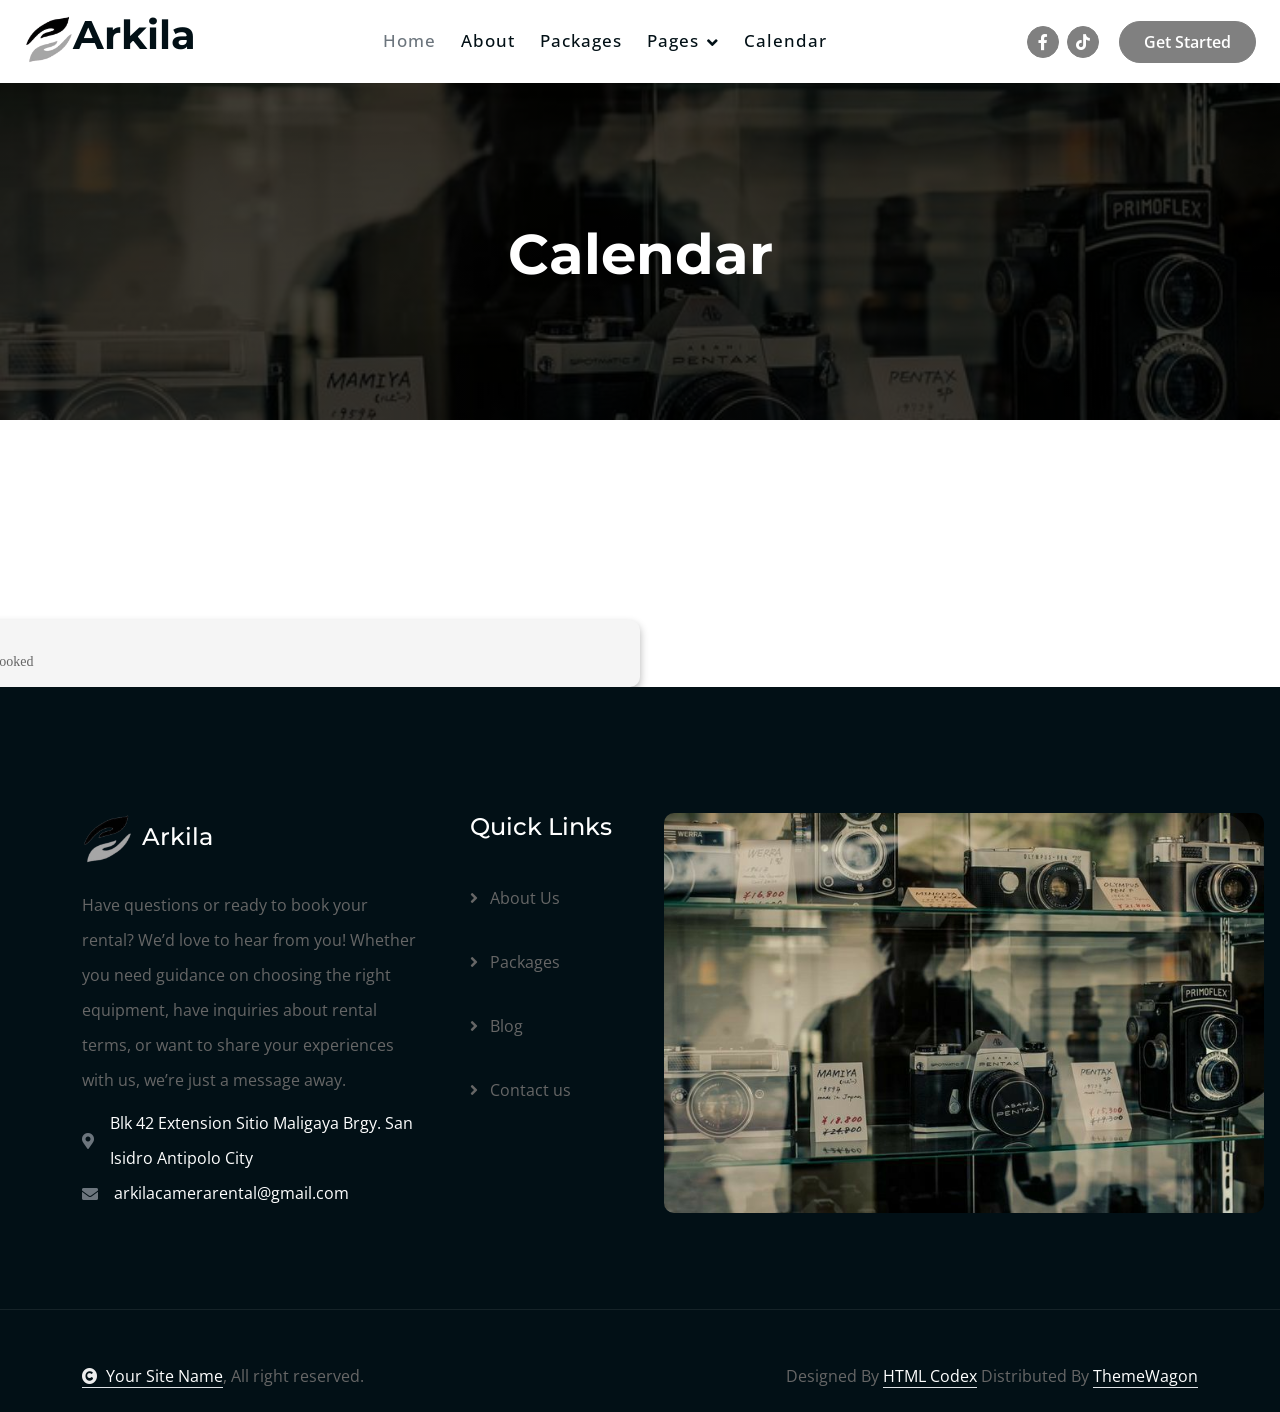
<file: contact.html>
<!DOCTYPE html>
<html lang="en">

    <head>
        <meta charset="utf-8">
        <title>ARKILA - ARKILA Website Template</title>
        <meta content="width=device-width, initial-scale=1.0" name="viewport">
        <meta content="" name="keywords">
        <meta content="" name="description">

        <!-- Google Web Fonts -->
        <link rel="preconnect" href="https://fonts.googleapis.com">
        <link rel="preconnect" href="https://fonts.gstatic.com" crossorigin>
        <link href="https://fonts.googleapis.com/css2?family=Montserrat:ital,wght@0,100..900;1,100..900&family=Open+Sans:ital,wdth,wght@0,75..100,300..800;1,75..100,300..800&display=swap" rel="stylesheet"> 

        <!-- Icon Font Stylesheet -->
        <link rel="stylesheet" href="https://use.fontawesome.com/releases/v5.15.4/css/all.css"/>
        <link href="https://cdn.jsdelivr.net/npm/bootstrap-icons@1.4.1/font/bootstrap-icons.css" rel="stylesheet">

        <!-- Libraries Stylesheet -->
        <link href="lib/animate/animate.min.css" rel="stylesheet">
        <link href="lib/lightbox/css/lightbox.min.css" rel="stylesheet">
        <link href="lib/owlcarousel/assets/owl.carousel.min.css" rel="stylesheet">


        <!-- Customized Bootstrap Stylesheet -->
        <link href="css/bootstrap.min.css" rel="stylesheet">

        <!-- Template Stylesheet -->
        <link href="css/style.css" rel="stylesheet">

        <style>
        .body {
            font-family: Arial, sans-serif;
            background-color: dimgray;
        }

        .container {
            margin-top: 30px;
        }

        .form-container {
            background: whitesmoke;
            padding: 20px;
            border-radius: 10px;
            box-shadow: 0px 4px 8px rgba(0, 0, 0, 0.3);
            margin-bottom: 20px;
            font-family: "Times New Roman", Times, serif;
        }

        .form-container .h4 {
            color: #ddd;
        }

        .btn-primary {
            background-color: blue;
            border: none;
        }

        .btn-primary:hover {
            background-color: dimgray;
        }

        .calendar-container {
            background: whitesmoke;
            border-radius: 10px;
            box-shadow: 0px 4px 8px rgba(0, 0, 0, 0.3);
            padding: 15px;
            margin-left: -50px;
            margin-top: 200PX;
            font-family: "Times New Roman", Times, serif;
        }
        .terms {
            font-size: 17px;
        }

        .legend {
        display: flex;
        align-items: center;
        justify-content: flex-start;
        margin-top: 10px;
        }
        .legend .div {
            width: 15px;
            height: 15px;
            margin-right: 8px;
            border-radius: 3px;
        }
        .legend .span {
            font-size: 14px;
            color: #333;
        }
        /* Style for past days */
        .fc .past-day {
            background-color: #e0e0e0; /* Light gray */
            color: #999; /* Gray text */
            opacity: 0.5; /* Faded look */
        }

        /* Style for the current day */
        .fc .current-day {
        background-color: #fffbcc; /* Light yellow */
        border: 2px solid #ffcc00; /* Gold border */
        }

        /* Style for future days */
        .fc .future-day {
        background-color: #ffffff; /* Default white */
        color: #000; /* Default text color */
        }
        </style>
    </head>

    <body>

        <!-- Spinner Start -->
        <div id="spinner" class="show bg-white position-fixed translate-middle w-100 vh-100 top-50 start-50 d-flex align-items-center justify-content-center">
            <div class="spinner-border text-secondary" style="width: 3rem; height: 3rem;" role="status">
                <span class="sr-only">Loading...</span>
            </div>
        </div>
        <!-- Spinner End -->

        <!-- Navbar & Hero Start -->
        <div class="container-fluid nav-bar sticky-top px-4 py-2 py-lg-0">
            <nav class="navbar navbar-expand-lg navbar-light">
                <a href="" class="navbar-brand p-0">
                    <h1 class="display-6 text-dark"><img src="img/logo-1.png" alt="Logo">Arkila</h1>
                    <!-- <h1 class="display-6 text-dark"><i class="fas fa-swimmer text-primary me-3"></i>Arkila</h1> -->
                </a>
                <button class="navbar-toggler" type="button" data-bs-toggle="collapse" data-bs-target="#navbarCollapse">
                    <span class="fa fa-bars"></span>
                </button>
                <div class="collapse navbar-collapse" id="navbarCollapse">
                    <div class="navbar-nav mx-auto py-0">
                        <a href="index.html" class="nav-item nav-link active">Home</a>
                        <a href="about.html" class="nav-item nav-link">About</a>
                        <!-- <a href="service.html" class="nav-item nav-link">Service</a> -->
                        <a href="package.html" class="nav-item nav-link">Packages</a>
                        
                        <div class="nav-item dropdown">
                            <a href="#" class="nav-link dropdown-toggle" data-bs-toggle="dropdown">Pages</a>
                            <div class="dropdown-menu m-0">
                                <!-- <a href="feature.html" class="dropdown-item">Our Feature</a> -->
                                <a href="gallery.html" class="dropdown-item">Gallery</a>
                                <!-- <a href="attraction.html" class="dropdown-item">Gears</a> -->
                                <a href="blog.html" class="dropdown-item">Blog</a>
                                <a href="testimonial.html" class="dropdown-item">Testimonial</a>
                                <!-- <a href="404.html" class="dropdown-item">404 Page</a> -->
                            </div>
                        </div>
                        <a href="contact.html" class="nav-item nav-link">Calendar</a>
                    </div>
                    <div class="team-icon d-none d-xl-flex justify-content-center me-3">
                        <a class="btn btn-square btn-secondary rounded-circle mx-1" href="https://www.facebook.com/profile.php?id=61553260528806&mibextid=LQQJ4d"><i class="fab fa-facebook-f"></i></a>
                        <a class="btn btn-square btn-secondary rounded-circle mx-1" href="https://www.tiktok.com/@arkilacamerarenta3?_t=8rcmWKr1FT8&_r=1"><i class="fab fa-tiktok"></i></a>
                    </div>
                    <a href="login.php" class="btn btn-secondary rounded-pill py-2 px-4 flex-shrink-0" href="login.php">Get Started</a>
                </div>
            </nav>
        </div>
        <!-- Navbar & Hero End -->

        <!-- Header Start -->
        <div class="container-fluid bg-breadcrumb">
            <div class="container text-center py-5" style="max-width: 900px;">
                <h4 class="text-white display-4 mb-4 wow fadeInDown" data-wow-delay="0.1s">Calendar</h4>
               <!--  <ol class="breadcrumb d-flex justify-content-center mb-0 wow fadeInDown" data-wow-delay="0.3s">
                    <li class="breadcrumb-item"><a href="index.html">Home</a></li>
                    <li class="breadcrumb-item"><a href="#">Pages</a></li>
                    <li class="breadcrumb-item active text-secondary">Contact</li>
                </ol>    --> 
            </div>
        </div>
        <!-- Header End -->


        <!-- Calendar Section -->
            <div class="col-lg-6">
                <div class="calendar-container">
                    <div id="calendar"></div>
                    <div class="legend mt-3">
                        <div class="d-flex align-items-center">
                            <div style="width: 15px; height: 15px; background-color: red; margin-right: 10px;"></div>
                            <span style="font-size: 14px;">Booked</span>
                        </div>
                    </div>
                </div>
            </div>

    <script>
        // Initialize FullCalendar
document.addEventListener('DOMContentLoaded', function () {
    const calendarEl = document.getElementById('calendar');
    const calendar = new FullCalendar.Calendar(calendarEl, {
        initialView: 'dayGridMonth',
        events: {
            url: 'fetch_appointments.php', // The endpoint fetching events from your server
            method: 'GET',
            failure: function () {
                alert('Failed to fetch appointments.');
            },
        },
        headerToolbar: {
            left: 'prev,next today',
            center: 'title',
            right: 'dayGridMonth,timeGridWeek,timeGridDay'
        },
        dayCellClassNames: function (arg) {
            const today = new Date();
            today.setHours(0, 0, 0, 0); // Reset time for comparison
            
            const cellDate = arg.date;
            if (cellDate < today) {
                return ['past-day']; // Add a class for past days
            } else if (cellDate.toDateString() === today.toDateString()) {
                return ['current-day']; // Add a class for the current day
            } else {
                return ['future-day']; // Add a class for future days
            }
        },
        eventContent: function (info) {
            const event = info.event;
            const customerName = event.extendedProps.customer_name || ''; // Customer's name
            const cameraModel = event.extendedProps.camera_model || ''; // Camera rented
            
            // Display customer name and camera model
            return {
                html: `
                    <div style="text-align: center; color: white; font-weight: bold;">
                        <p>${customerName}</p>
                        <p>${cameraModel}</p>
                        <p>Booked</p>
                    </div>
                `
            };
        },
        eventBackgroundColor: 'red', // Event background color
        eventBorderColor: 'red', // Event border color
    });
    calendar.render();
});
    </script>

        <!-- Footer Start -->
        <div class="container-fluid footer py-5 wow fadeIn" data-wow-delay="0.2s">
            <div class="container py-5">
                <div class="row g-5">
                    <div class="col-md-6 col-lg-6 col-xl-4">
                        <div class="footer-item">
                            <a href="index.html" class="p-0">
                                <h4 class="text-white mb-4"><img src="img/logo-1.png" alt="Logo" style="width: 50px; height: auto; vertical-align: middle; margin-right: 10px;">Arkila</h4>
                                <!-- <img src="img/logo.png" alt="Logo"> -->
                            </a>
                            <p class="mb-2">Have questions or ready to book your rental? We’d love to hear from you! Whether you need guidance on choosing the right equipment, have inquiries about rental terms, or want to share your experiences with us, we’re just a message away.</p>
                            <div class="d-flex align-items-center">
                                <i class="fas fa-map-marker-alt text-secondary me-3"></i>
                                <p class="text-white mb-0">Blk 42 Extension Sitio Maligaya Brgy. San Isidro Antipolo City</p>
                            </div>
                            <div class="d-flex align-items-center">
                                <i class="fas fa-envelope text-secondary me-3"></i>
                                <p class="text-white mb-0">arkilacamerarental@gmail.com</p>
                            </div>
                        </div>
                    </div>
                    <div class="col-md-6 col-lg-6 col-xl-2">
                        <div class="footer-item">
                            <h4 class="text-white mb-4">Quick Links</h4>
                            <a href="about.html"><i class="fas fa-angle-right me-2 py-4"></i> About Us</a>
                            <a href="package.html"><i class="fas fa-angle-right me-2 py-4"></i> Packages</a>
                            <a href="blog.html"><i class="fas fa-angle-right me-2 py-4"></i> Blog</a>
                            <a href="contact.html"><i class="fas fa-angle-right me-2 py-4"></i> Contact us</a>
                        </div>
                    </div>
                    <div class="col-lg-3 wow fadeInUp" data-wow-delay="0.6s">
                        <div class="gallery-item">
                           <img src="img/bg-3.jpg" alt="Bg-5" style="width: 600px; height: 400px; border-radius: 10px;">
                            </div>
                        </div>
                    </div>
                </div>
            </div>
        </div>
        <!-- Footer End -->
        
        <!-- Copyright Start -->
        <div class="container-fluid copyright py-4">
            <div class="container">
                <div class="row g-4 align-items-center">
                    <div class="col-md-6 text-center text-md-start mb-md-0">
                        <span class="text-body"><a href="#" class="border-bottom text-white"><i class="fas fa-copyright text-light me-2"></i>Your Site Name</a>, All right reserved.</span>
                    </div>
                    <div class="col-md-6 text-center text-md-end text-body">
                        <!--/*** This template is free as long as you keep the below author’s credit link/attribution link/backlink. ***/-->
                        <!--/*** If you'd like to use the template without the below author’s credit link/attribution link/backlink, ***/-->
                        <!--/*** you can purchase the Credit Removal License from "https://htmlcodex.com/credit-removal". ***/-->
                        Designed By <a class="border-bottom text-white" href="https://htmlcodex.com">HTML Codex</a> Distributed By <a class="border-bottom text-white" href="https://themewagon.com">ThemeWagon</a>
                    </div>
                </div>
            </div>
        </div>
        <!-- Copyright End -->


        <!-- Back to Top -->
        <a href="#" class="btn btn-secondary btn-lg-square rounded-circle back-to-top"><i class="fa fa-arrow-up"></i></a>   

        
    <!-- JavaScript Libraries -->
    <script src="https://ajax.googleapis.com/ajax/libs/jquery/3.6.4/jquery.min.js"></script>
    <script src="https://cdn.jsdelivr.net/npm/bootstrap@5.0.0/dist/js/bootstrap.bundle.min.js"></script>
    <script src="lib/wow/wow.min.js"></script>
    <script src="lib/easing/easing.min.js"></script>
    <script src="lib/waypoints/waypoints.min.js"></script>
    <script src="lib/counterup/counterup.min.js"></script>
    <script src="lib/lightbox/js/lightbox.min.js"></script>
    <script src="lib/owlcarousel/owl.carousel.min.js"></script>
    

    <!-- Template Javascript -->
    <script src="js/main.js"></script>
    </body>

</html>
</file>
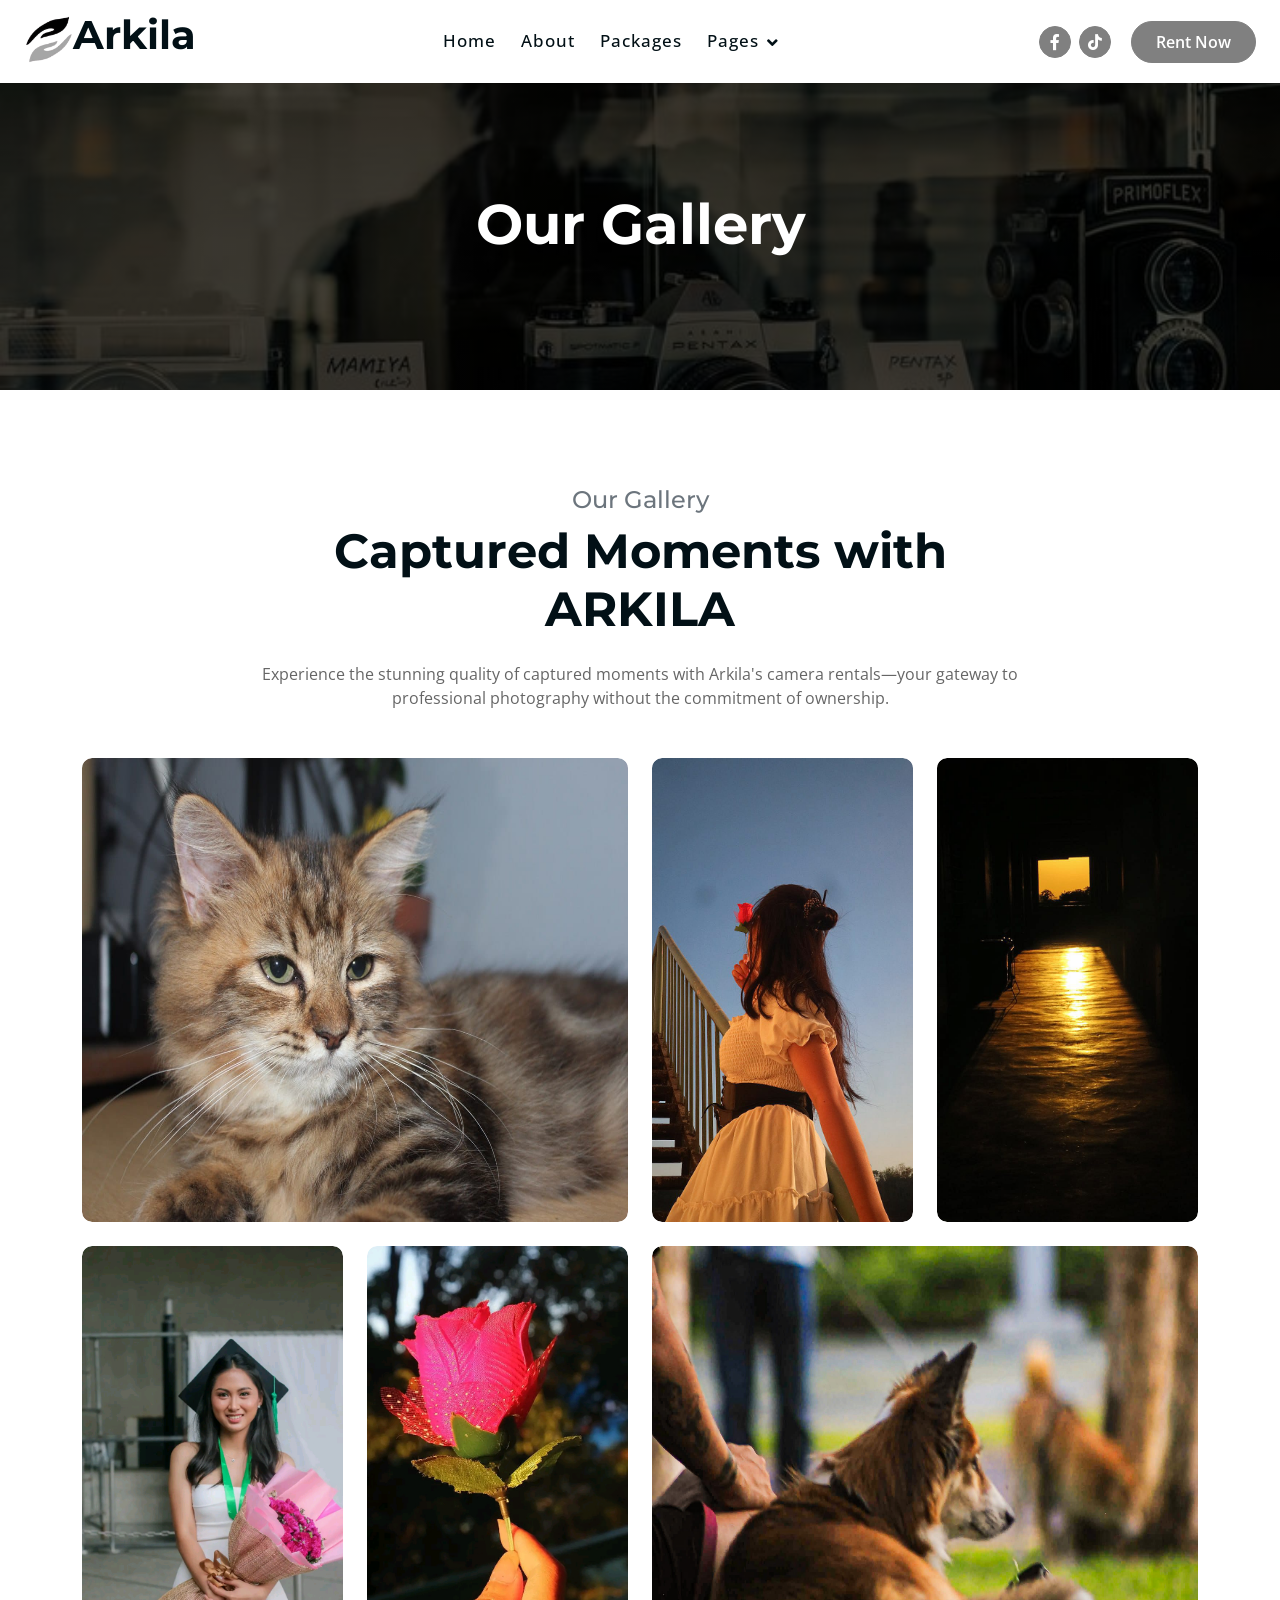
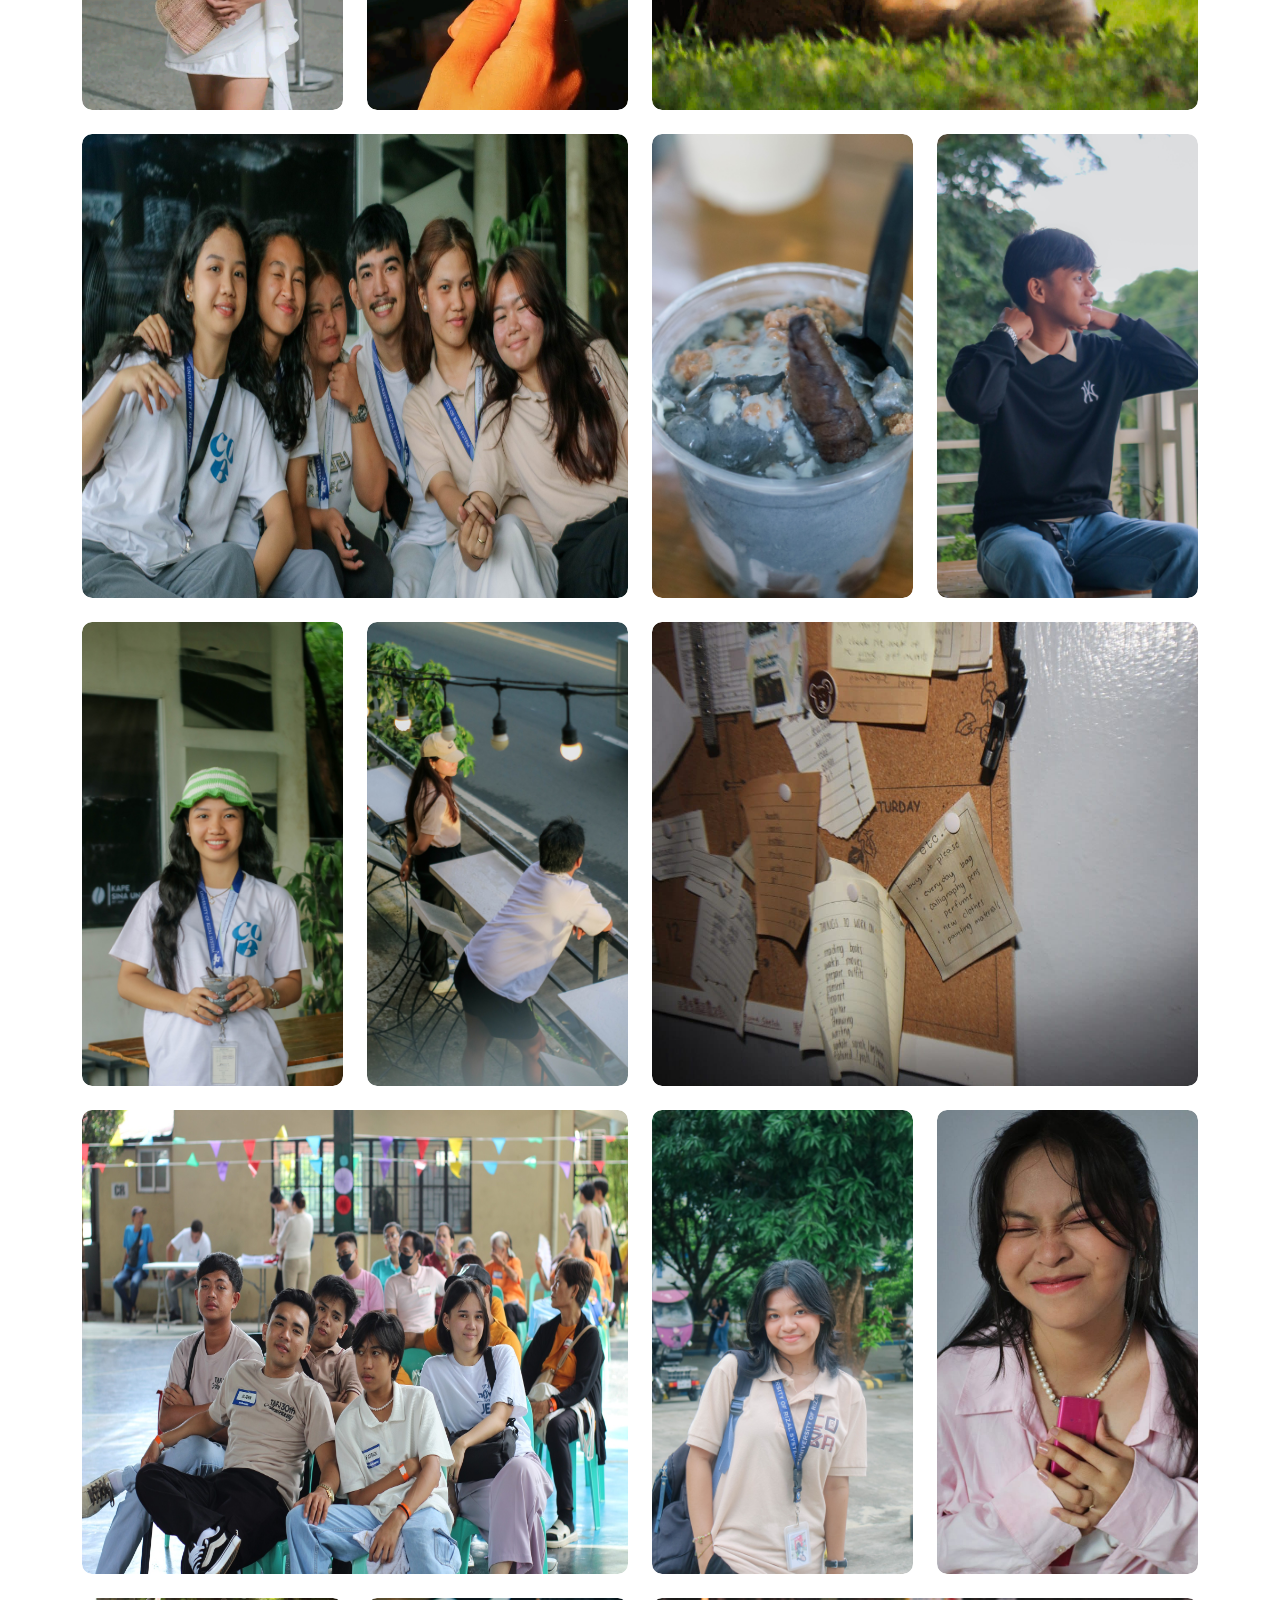
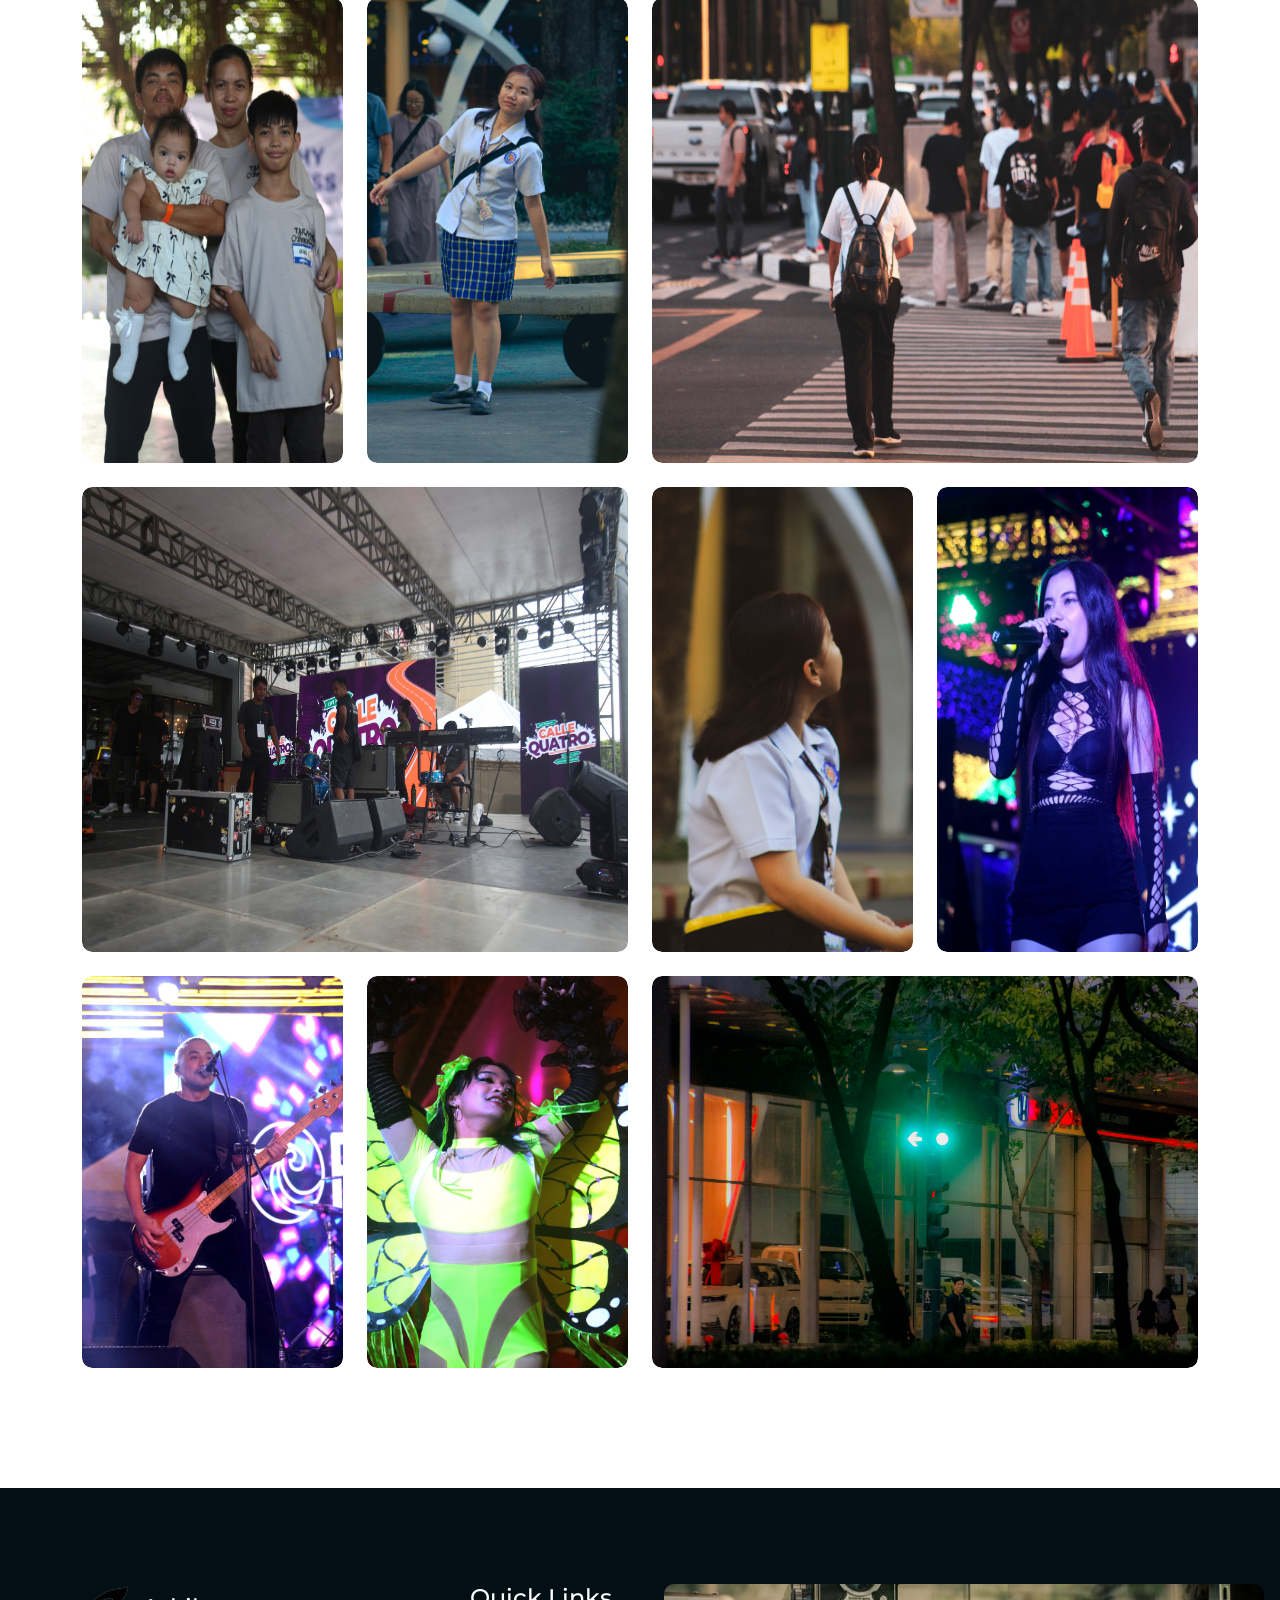
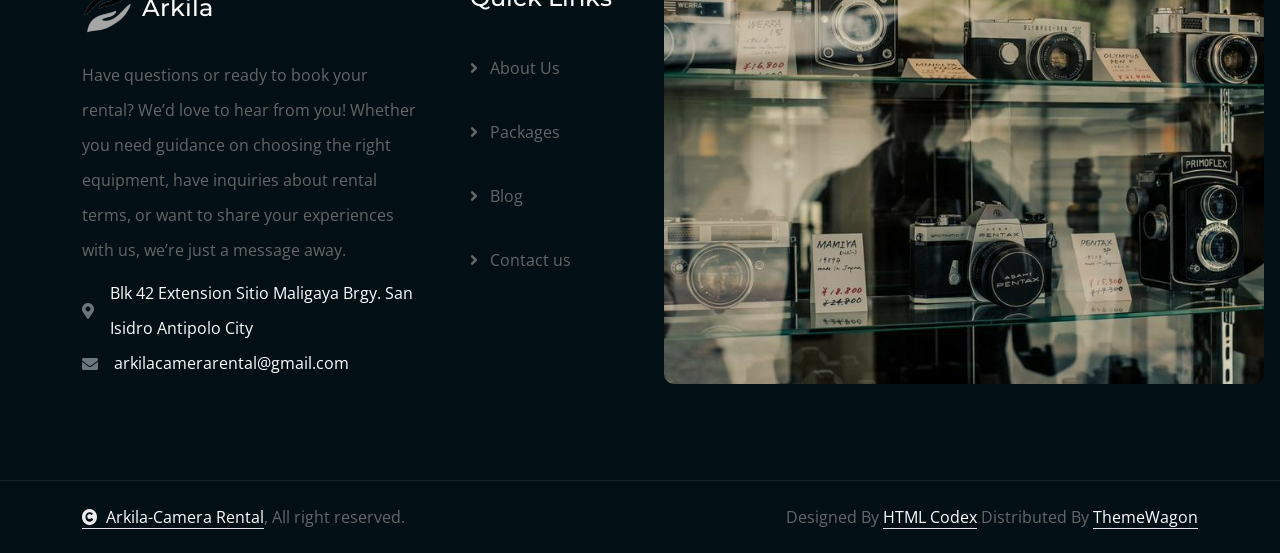
<file: gallery.html>
<!DOCTYPE html>
<html lang="en">

    <head>
        <meta charset="utf-8">
        <title>ARKILA- Camera Rental</title>
        <meta content="width=device-width, initial-scale=1.0" name="viewport">
        <meta content="" name="keywords">
        <meta content="" name="description">
        <link rel="shortcut icon" href="img/logo-1.png">

        <!-- Google Web Fonts -->
        <link rel="preconnect" href="https://fonts.googleapis.com">
        <link rel="preconnect" href="https://fonts.gstatic.com" crossorigin>
        <link href="https://fonts.googleapis.com/css2?family=Montserrat:ital,wght@0,100..900;1,100..900&family=Open+Sans:ital,wdth,wght@0,75..100,300..800;1,75..100,300..800&display=swap" rel="stylesheet"> 

        <!-- Icon Font Stylesheet -->
        <link rel="stylesheet" href="https://use.fontawesome.com/releases/v5.15.4/css/all.css"/>
        <link href="https://cdn.jsdelivr.net/npm/bootstrap-icons@1.4.1/font/bootstrap-icons.css" rel="stylesheet">

        <!-- Libraries Stylesheet -->
        <link href="lib/animate/animate.min.css" rel="stylesheet">
        <link href="lib/lightbox/css/lightbox.min.css" rel="stylesheet">
        <link href="lib/owlcarousel/assets/owl.carousel.min.css" rel="stylesheet">


        <!-- Customized Bootstrap Stylesheet -->
        <link href="css/bootstrap.min.css" rel="stylesheet">

        <!-- Template Stylesheet -->
        <link href="css/style.css" rel="stylesheet">
    </head>

    <body>

        <!-- Spinner Start -->
        <div id="spinner" class="show bg-white position-fixed translate-middle w-100 vh-100 top-50 start-50 d-flex align-items-center justify-content-center">
            <div class="spinner-border text-secondary" style="width: 3rem; height: 3rem;" role="status">
                <span class="sr-only">Loading...</span>
            </div>
        </div>
        <!-- Spinner End -->

        <!-- Navbar & Hero Start -->
        <div class="container-fluid nav-bar sticky-top px-4 py-2 py-lg-0">
            <nav class="navbar navbar-expand-lg navbar-light">
                <a href="" class="navbar-brand p-0">
                    <h1 class="display-6 text-dark"><img src="img/logo-1.png" alt="Logo">Arkila</h1>
                    <!-- <h1 class="display-6 text-dark"><i class="fas fa-swimmer text-primary me-3"></i>Arkila</h1> -->
                </a>
                <button class="navbar-toggler" type="button" data-bs-toggle="collapse" data-bs-target="#navbarCollapse">
                    <span class="fa fa-bars"></span>
                </button>
                <div class="collapse navbar-collapse" id="navbarCollapse">
                    <div class="navbar-nav mx-auto py-0">
                        <a href="index.html" class="nav-item nav-link ">Home</a>
                        <a href="about.html" class="nav-item nav-link">About</a>
                        <!-- <a href="service.html" class="nav-item nav-link">Service</a> -->
                        <a href="package.html" class="nav-item nav-link">Packages</a>
                        
                        <div class="nav-item dropdown">
                            <a href="#" class="nav-link dropdown-toggle" data-bs-toggle="dropdown">Pages</a>
                            <div class="dropdown-menu m-0">
                                <!-- <a href="feature.html" class="dropdown-item">Our Feature</a> -->
                                <a href="gallery.html" class="dropdown-item">Gallery</a>
                                <!-- <a href="attraction.html" class="dropdown-item">Attractions</a> -->
                                <a href="blog.html" class="dropdown-item">Blog</a>
                                <a href="testimonial.html" class="dropdown-item">Testimonial</a>
                                <!-- <a href="404.html" class="dropdown-item">404 Page</a> -->
                            </div>
                        </div>
                        <!-- <a href="contact.html" class="nav-item nav-link">Contact</a> -->
                    </div>
                    <div class="team-icon d-none d-xl-flex justify-content-center me-3">
                        <a class="btn btn-square btn-secondary rounded-circle mx-1" href="https://www.facebook.com/profile.php?id=61553260528806&mibextid=LQQJ4d"><i class="fab fa-facebook-f"></i></a>
                        <a class="btn btn-square btn-secondary rounded-circle mx-1" href="https://www.tiktok.com/@arkilacamerarenta3?_t=8rcmWKr1FT8&_r=1"><i class="fab fa-tiktok"></i></a>
                    </div>
                    <a href="package.html" class="btn btn-secondary rounded-pill py-2 px-4 flex-shrink-0" href="package.html">Rent Now</a>
                </div>
            </nav>
        </div>
        <!-- Navbar & Hero End -->

        <!-- Header Start -->
        <div class="container-fluid bg-breadcrumb">
            <div class="container text-center py-5" style="max-width: 900px;">
                <h4 class="text-white display-4 mb-4 wow fadeInDown" data-wow-delay="0.1s">Our Gallery</h4>
                <!-- <ol class="breadcrumb d-flex justify-content-center mb-0 wow fadeInDown" data-wow-delay="0.3s">
                    <li class="breadcrumb-item"><a href="index.html">Home</a></li>
                    <li class="breadcrumb-item"><a href="#">Pages</a></li>
                    <li class="breadcrumb-item active text-primary">Gallery</li>
                </ol>  -->   
            </div>
        </div>
        <!-- Header End -->

        <!-- Gallery Start -->
        <div class="container-fluid gallery py-5">
            <div class="container py-5">
                <div class="text-center mx-auto pb-5 wow fadeInUp" data-wow-delay="0.2s" style="max-width: 800px;">
                    <h4 class="text-secondary">Our Gallery</h4>
                    <h1 class="display-5 mb-4">Captured Moments with ARKILA</h1>
                    <p class="mb-0">Experience the stunning quality of captured moments with Arkila's camera rentals—your gateway to professional photography without the commitment of ownership.
                    </p>
                </div>
                <div class="row g-4">
                    <div class="col-md-6 wow fadeInUp" data-wow-delay="0.2s">
                        <div class="gallery-item">
                            <img src="img/gallery-1.jpg" class="img-fluid rounded w-100 h-100" alt="">
                            <div class="search-icon">
                                <a href="img/gallery-1.jpg" class="btn btn-light btn-lg-square rounded-circle" data-lightbox="Gallery-1"><i class="fas fa-search-plus"></i></a>
                            </div>
                        </div>
                    </div>
                    <div class="col-md-3 wow fadeInUp" data-wow-delay="0.4s">
                        <div class="gallery-item">
                            <img src="img/gallery-2.jpg" class="img-fluid rounded w-100 h-100" alt="">
                            <div class="search-icon">
                                <a href="img/gallery-2.jpg" class="btn btn-light btn-lg-square rounded-circle" data-lightbox="Gallery-2"><i class="fas fa-search-plus"></i></a>
                            </div>
                        </div>
                    </div>
                    <div class="col-md-3 wow fadeInUp" data-wow-delay="0.6s">
                        <div class="gallery-item">
                            <img src="img/gallery-3.jpg" class="img-fluid rounded w-100 h-100" alt="">
                            <div class="search-icon">
                                <a href="img/gallery-3.jpg" class="btn btn-light btn-lg-square rounded-circle" data-lightbox="Gallery-3"><i class="fas fa-search-plus"></i></a>
                            </div>
                        </div>
                    </div>
                    <div class="col-md-3 wow fadeInUp" data-wow-delay="0.2s">
                        <div class="gallery-item">
                            <img src="img/gallery-4.jpg" class="img-fluid rounded w-100 h-100" alt="">
                            <div class="search-icon">
                                <a href="img/gallery-4.jpg" class="btn btn-light btn-lg-square rounded-circle" data-lightbox="Gallery-4"><i class="fas fa-search-plus"></i></a>
                            </div>
                        </div>
                    </div>
                    <div class="col-md-3 wow fadeInUp" data-wow-delay="0.4s">
                        <div class="gallery-item">
                            <img src="img/gallery-5.jpg" class="img-fluid rounded w-100 h-100" alt="">
                            <div class="search-icon">
                                <a href="img/gallery-5.jpg" class="btn btn-light btn-lg-square rounded-circle" data-lightbox="Gallery-5"><i class="fas fa-search-plus"></i></a>
                            </div>
                        </div>
                    </div>
                    <div class="col-md-6 wow fadeInUp" data-wow-delay="0.6s">
                        <div class="gallery-item">
                            <img src="img/gallery-30.jpg" class="img-fluid rounded w-100 h-100" alt="">
                            <div class="search-icon">
                                <a href="img/gallery-30.jpg" class="btn btn-light btn-lg-square rounded-circle" data-lightbox="Gallery-6"><i class="fas fa-search-plus"></i></a>
                            </div>
                        </div>
                    </div>
                </div>
                <div class="row g-4 py-4">
                    <div class="col-md-6 wow fadeInUp" data-wow-delay="0.2s">
                        <div class="gallery-item">
                            <img src="img/gallery-7.jpg" class="img-fluid rounded w-100 h-100" alt="">
                            <div class="search-icon">
                                <a href="img/gallery-7.jpg" class="btn btn-light btn-lg-square rounded-circle" data-lightbox="Gallery-1"><i class="fas fa-search-plus"></i></a>
                            </div>
                        </div>
                    </div>
                    <div class="col-md-3 wow fadeInUp" data-wow-delay="0.4s">
                        <div class="gallery-item">
                            <img src="img/gallery-8.jpg" class="img-fluid rounded w-100 h-100" alt="">
                            <div class="search-icon">
                                <a href="img/gallery-8.jpg" class="btn btn-light btn-lg-square rounded-circle" data-lightbox="Gallery-2"><i class="fas fa-search-plus"></i></a>
                            </div>
                        </div>
                    </div>
                    <div class="col-md-3 wow fadeInUp" data-wow-delay="0.6s">
                        <div class="gallery-item">
                            <img src="img/gallery-9.jpg" class="img-fluid rounded w-100 h-100" alt="">
                            <div class="search-icon">
                                <a href="img/gallery-9.jpg" class="btn btn-light btn-lg-square rounded-circle" data-lightbox="Gallery-3"><i class="fas fa-search-plus"></i></a>
                            </div>
                        </div>
                    </div>
                    <div class="col-md-3 wow fadeInUp" data-wow-delay="0.2s">
                        <div class="gallery-item">
                            <img src="img/gallery-10.jpg" class="img-fluid rounded w-100 h-100" alt="">
                            <div class="search-icon">
                                <a href="img/gallery-10.jpg" class="btn btn-light btn-lg-square rounded-circle" data-lightbox="Gallery-4"><i class="fas fa-search-plus"></i></a>
                            </div>
                        </div>
                    </div>
                    <div class="col-md-3 wow fadeInUp" data-wow-delay="0.4s">
                        <div class="gallery-item">
                            <img src="img/gallery-11.jpg" class="img-fluid rounded w-100 h-100" alt="">
                            <div class="search-icon">
                                <a href="img/gallery-11.jpg" class="btn btn-light btn-lg-square rounded-circle" data-lightbox="Gallery-5"><i class="fas fa-search-plus"></i></a>
                            </div>
                        </div>
                    </div>
                    <div class="col-md-6 wow fadeInUp" data-wow-delay="0.6s">
                        <div class="gallery-item">
                            <img src="img/gallery-12.jpg" class="img-fluid rounded w-100 h-100" alt="">
                            <div class="search-icon">
                                <a href="img/gallery-12.jpg" class="btn btn-light btn-lg-square rounded-circle" data-lightbox="Gallery-6"><i class="fas fa-search-plus"></i></a>
                            </div>
                        </div>
                    </div>
                </div>
                <div class="row g-4">
                    <div class="col-md-6 wow fadeInUp" data-wow-delay="0.2s">
                        <div class="gallery-item">
                            <img src="img/gallery-13.jpg" class="img-fluid rounded w-100 h-100" alt="">
                            <div class="search-icon">
                                <a href="img/gallery-13.jpg" class="btn btn-light btn-lg-square rounded-circle" data-lightbox="Gallery-1"><i class="fas fa-search-plus"></i></a>
                            </div>
                        </div>
                    </div>
                    <div class="col-md-3 wow fadeInUp" data-wow-delay="0.4s">
                        <div class="gallery-item">
                            <img src="img/gallery-14.jpg" class="img-fluid rounded w-100 h-100" alt="">
                            <div class="search-icon">
                                <a href="img/gallery-14.jpg" class="btn btn-light btn-lg-square rounded-circle" data-lightbox="Gallery-2"><i class="fas fa-search-plus"></i></a>
                            </div>
                        </div>
                    </div>
                    <div class="col-md-3 wow fadeInUp" data-wow-delay="0.6s">
                        <div class="gallery-item">
                            <img src="img/gallery-15.jpg" class="img-fluid rounded w-100 h-100" alt="">
                            <div class="search-icon">
                                <a href="img/gallery-15.jpg" class="btn btn-light btn-lg-square rounded-circle" data-lightbox="Gallery-3"><i class="fas fa-search-plus"></i></a>
                            </div>
                        </div>
                    </div>
                    <div class="col-md-3 wow fadeInUp" data-wow-delay="0.2s">
                        <div class="gallery-item">
                            <img src="img/gallery-26.jpg" class="img-fluid rounded w-100 h-100" alt="">
                            <div class="search-icon">
                                <a href="img/gallery-26.jpg" class="btn btn-light btn-lg-square rounded-circle" data-lightbox="Gallery-4"><i class="fas fa-search-plus"></i></a>
                            </div>
                        </div>
                    </div>
                    <div class="col-md-3 wow fadeInUp" data-wow-delay="0.4s">
                        <div class="gallery-item">
                            <img src="img/gallery-29.jpg" class="img-fluid rounded w-100 h-100" alt="">
                            <div class="search-icon">
                                <a href="img/gallery-29.jpg" class="btn btn-light btn-lg-square rounded-circle" data-lightbox="Gallery-5"><i class="fas fa-search-plus"></i></a>
                            </div>
                        </div>
                    </div>
                    <div class="col-md-6 wow fadeInUp" data-wow-delay="0.6s">
                        <div class="gallery-item">
                            <img src="img/gallery-25.jpg" class="img-fluid rounded w-100 h-100" alt="">
                            <div class="search-icon">
                                <a href="img/gallery-25.jpg" class="btn btn-light btn-lg-square rounded-circle" data-lightbox="Gallery-6"><i class="fas fa-search-plus"></i></a>
                            </div>
                        </div>
                    </div>
                </div>
                <div class="row g-4 py-4">
                    <div class="col-md-6 wow fadeInUp" data-wow-delay="0.2s">
                        <div class="gallery-item">
                            <img src="img/gallery-27.jpg" class="img-fluid rounded w-100 h-100" alt="">
                            <div class="search-icon">
                                <a href="img/gallery-27.jpg" class="btn btn-light btn-lg-square rounded-circle" data-lightbox="Gallery-1"><i class="fas fa-search-plus"></i></a>
                            </div>
                        </div>
                    </div>
                    <div class="col-md-3 wow fadeInUp" data-wow-delay="0.4s">
                        <div class="gallery-item">
                            <img src="img/gallery-20.jpg" class="img-fluid rounded w-100 h-100" alt="">
                            <div class="search-icon">
                                <a href="img/gallery-20.jpg" class="btn btn-light btn-lg-square rounded-circle" data-lightbox="Gallery-2"><i class="fas fa-search-plus"></i></a>
                            </div>
                        </div>
                    </div>
                    <div class="col-md-3 wow fadeInUp" data-wow-delay="0.6s">
                        <div class="gallery-item">
                            <img src="img/gallery-21.jpg" class="img-fluid rounded w-100 h-100" alt="">
                            <div class="search-icon">
                                <a href="img/gallery-21.jpg" class="btn btn-light btn-lg-square rounded-circle" data-lightbox="Gallery-3"><i class="fas fa-search-plus"></i></a>
                            </div>
                        </div>
                    </div>
                    <div class="col-md-3 wow fadeInUp" data-wow-delay="0.2s">
                        <div class="gallery-item">
                            <img src="img/gallery-22.jpg" class="img-fluid rounded w-100 h-100" alt="">
                            <div class="search-icon">
                                <a href="img/gallery-22.jpg" class="btn btn-light btn-lg-square rounded-circle" data-lightbox="Gallery-4"><i class="fas fa-search-plus"></i></a>
                            </div>
                        </div>
                    </div>
                    <div class="col-md-3 wow fadeInUp" data-wow-delay="0.4s">
                        <div class="gallery-item">
                            <img src="img/gallery-23.jpg" class="img-fluid rounded w-100 h-100" alt="">
                            <div class="search-icon">
                                <a href="img/gallery-23.jpg" class="btn btn-light btn-lg-square rounded-circle" data-lightbox="Gallery-5"><i class="fas fa-search-plus"></i></a>
                            </div>
                        </div>
                    </div>
                    <div class="col-md-6 wow fadeInUp" data-wow-delay="0.6s">
                        <div class="gallery-item">
                            <img src="img/gallery-24.jpg" class="img-fluid rounded w-100 h-100" alt="">
                            <div class="search-icon">
                                <a href="img/gallery-24.jpg" class="btn btn-light btn-lg-square rounded-circle" data-lightbox="Gallery-6"><i class="fas fa-search-plus"></i></a>
                            </div>
                        </div>
                    </div>
                </div>
            </div>
        </div>
        <!-- Gallery End -->

        <!-- Footer Start -->
        <div class="container-fluid footer py-5 wow fadeIn" data-wow-delay="0.2s">
            <div class="container py-5">
                <div class="row g-5">
                    <div class="col-md-6 col-lg-6 col-xl-4">
                        <div class="footer-item">
                            <a href="index.html" class="p-0">
                                <h4 class="text-white mb-4"><img src="img/logo-1.png" alt="Logo" style="width: 50px; height: auto; vertical-align: middle; margin-right: 10px;">Arkila</h4>
                                <!-- <img src="img/logo.png" alt="Logo"> -->
                            </a>
                            <p class="mb-2">Have questions or ready to book your rental? We’d love to hear from you! Whether you need guidance on choosing the right equipment, have inquiries about rental terms, or want to share your experiences with us, we’re just a message away.</p>
                            <div class="d-flex align-items-center">
                                <i class="fas fa-map-marker-alt text-secondary me-3"></i>
                                <p class="text-white mb-0">Blk 42 Extension Sitio Maligaya Brgy. San Isidro Antipolo City</p>
                            </div>
                            <div class="d-flex align-items-center">
                                <i class="fas fa-envelope text-secondary me-3"></i>
                                <p class="text-white mb-0">arkilacamerarental@gmail.com</p>
                            </div>
                        </div>
                    </div>
                    <div class="col-md-6 col-lg-6 col-xl-2">
                        <div class="footer-item">
                            <h4 class="text-white mb-4">Quick Links</h4>
                            <a href="about.html"><i class="fas fa-angle-right me-2 py-4"></i> About Us</a>
                            <a href="package.html"><i class="fas fa-angle-right me-2 py-4"></i> Packages</a>
                            <a href="blog.html"><i class="fas fa-angle-right me-2 py-4"></i> Blog</a>
                            <a href="contact.html"><i class="fas fa-angle-right me-2 py-4"></i> Contact us</a>
                        </div>
                    </div>
                    <div class="col-lg-3 wow fadeInUp" data-wow-delay="0.6s">
                        <div class="gallery-item">
                           <img src="img/bg-3.jpg" alt="Bg-5" style="width: 600px; height: 400px; border-radius: 10px;">
                            </div>
                        </div>
                    </div>
                </div>
            </div>
        </div>
        <!-- Footer End -->
        
        <!-- Copyright Start -->
        <div class="container-fluid copyright py-4">
            <div class="container">
                <div class="row g-4 align-items-center">
                    <div class="col-md-6 text-center text-md-start mb-md-0">
                        <span class="text-body"><a href="#" class="border-bottom text-white"><i class="fas fa-copyright text-light me-2"></i>Arkila-Camera Rental</a>, All right reserved.</span>
                    </div>
                    <div class="col-md-6 text-center text-md-end text-body">
                        <!--/*** This template is free as long as you keep the below author’s credit link/attribution link/backlink. ***/-->
                        <!--/*** If you'd like to use the template without the below author’s credit link/attribution link/backlink, ***/-->
                        <!--/*** you can purchase the Credit Removal License from "https://htmlcodex.com/credit-removal". ***/-->
                        Designed By <a class="border-bottom text-white" href="https://htmlcodex.com">HTML Codex</a> Distributed By <a class="border-bottom text-white" href="https://themewagon.com">ThemeWagon</a>
                    </div>
                </div>
            </div>
        </div>
        <!-- Copyright End -->


        <!-- Back to Top -->
        <a href="#" class="btn btn-secondary btn-lg-square rounded-circle back-to-top"><i class="fa fa-arrow-up"></i></a>   

        
    <!-- JavaScript Libraries -->
    <script src="https://ajax.googleapis.com/ajax/libs/jquery/3.6.4/jquery.min.js"></script>
    <script src="https://cdn.jsdelivr.net/npm/bootstrap@5.0.0/dist/js/bootstrap.bundle.min.js"></script>
    <script src="lib/wow/wow.min.js"></script>
    <script src="lib/easing/easing.min.js"></script>
    <script src="lib/waypoints/waypoints.min.js"></script>
    <script src="lib/counterup/counterup.min.js"></script>
    <script src="lib/lightbox/js/lightbox.min.js"></script>
    <script src="lib/owlcarousel/owl.carousel.min.js"></script>
    

    <!-- Template Javascript -->
    <script src="js/main.js"></script>
    </body>

</html>
</file>
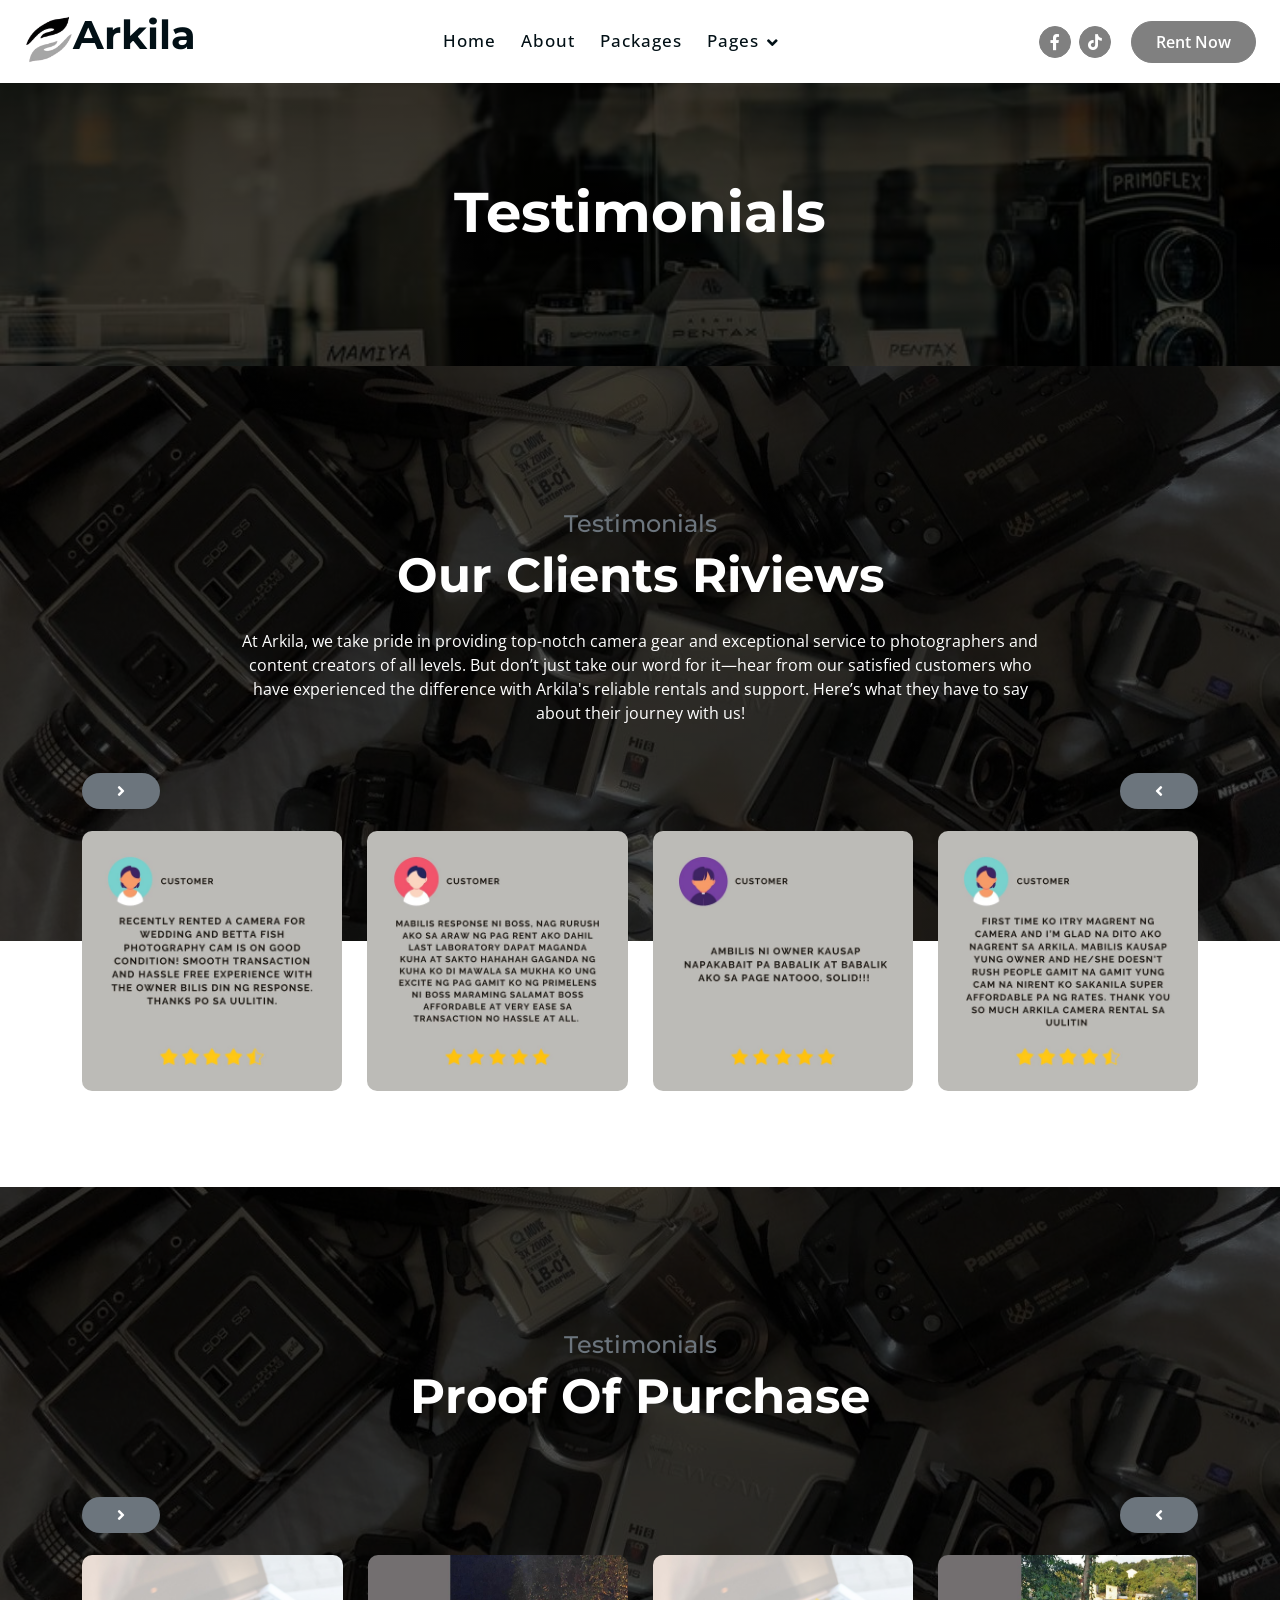
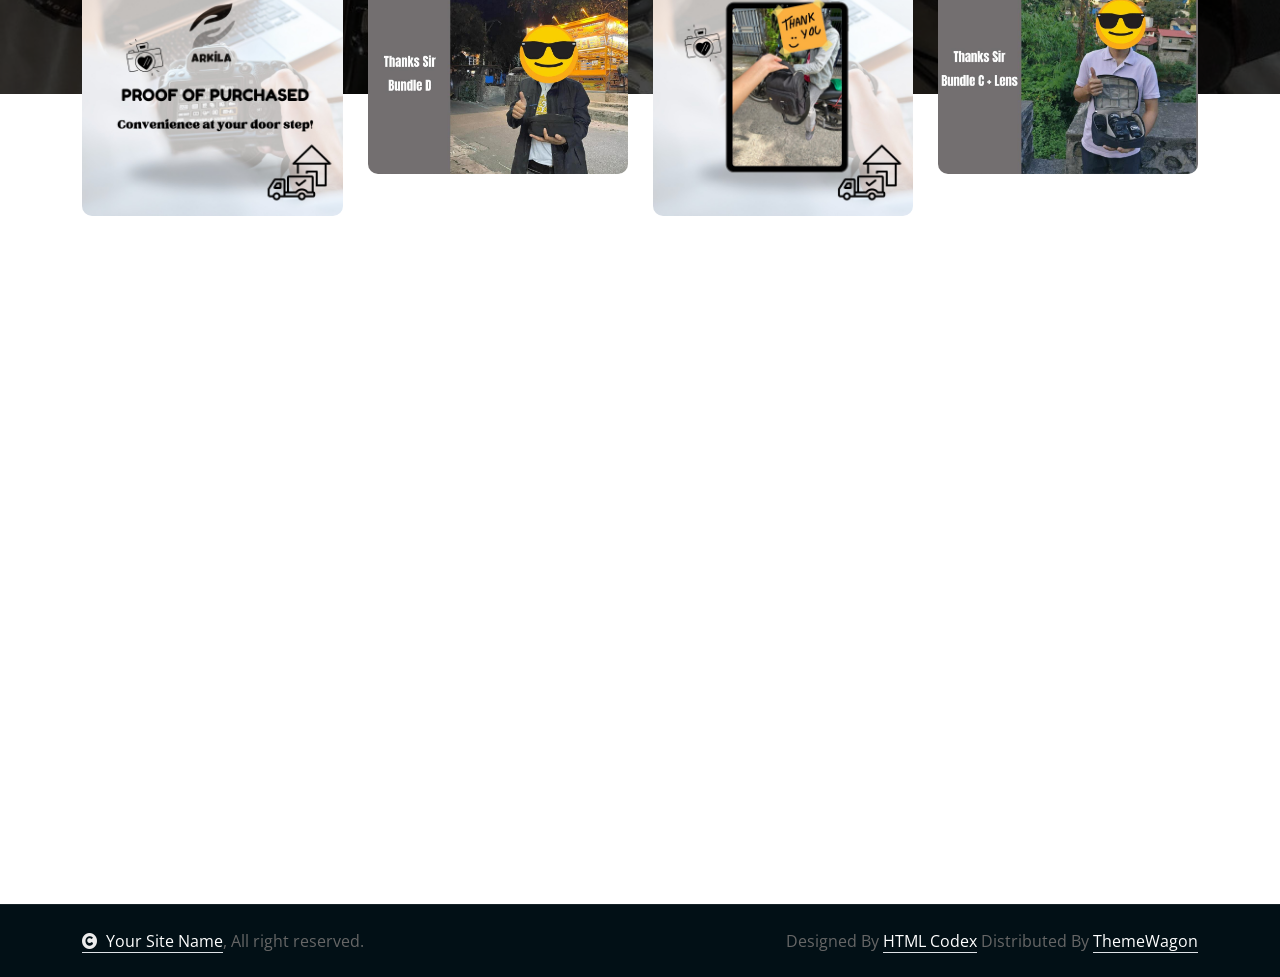
<file: testimonial.html>
<!DOCTYPE html>
<html lang="en">

    <head>
        <meta charset="utf-8">
        <title>ARKILA- Camera Rental</title>
        <meta content="width=device-width, initial-scale=1.0" name="viewport">
        <meta content="" name="keywords">
        <meta content="" name="description">
        <link rel="shortcut icon" href="img/logo-1.png">

        <!-- Google Web Fonts -->
        <link rel="preconnect" href="https://fonts.googleapis.com">
        <link rel="preconnect" href="https://fonts.gstatic.com" crossorigin>
        <link href="https://fonts.googleapis.com/css2?family=Montserrat:ital,wght@0,100..900;1,100..900&family=Open+Sans:ital,wdth,wght@0,75..100,300..800;1,75..100,300..800&display=swap" rel="stylesheet"> 

        <!-- Icon Font Stylesheet -->
        <link rel="stylesheet" href="https://use.fontawesome.com/releases/v5.15.4/css/all.css"/>
        <link href="https://cdn.jsdelivr.net/npm/bootstrap-icons@1.4.1/font/bootstrap-icons.css" rel="stylesheet">

        <!-- Libraries Stylesheet -->
        <link href="lib/animate/animate.min.css" rel="stylesheet">
        <link href="lib/lightbox/css/lightbox.min.css" rel="stylesheet">
        <link href="lib/owlcarousel/assets/owl.carousel.min.css" rel="stylesheet">


        <!-- Customized Bootstrap Stylesheet -->
        <link href="css/bootstrap.min.css" rel="stylesheet">

        <!-- Template Stylesheet -->
        <link href="css/style.css" rel="stylesheet">
    </head>

    <body>

        <!-- Spinner Start -->
        <div id="spinner" class="show bg-white position-fixed translate-middle w-100 vh-100 top-50 start-50 d-flex align-items-center justify-content-center">
            <div class="spinner-border text-secondary" style="width: 3rem; height: 3rem;" role="status">
                <span class="sr-only">Loading...</span>
            </div>
        </div>
        <!-- Spinner End -->

        <!-- Navbar & Hero Start -->
        <div class="container-fluid nav-bar sticky-top px-4 py-2 py-lg-0">
            <nav class="navbar navbar-expand-lg navbar-light">
                <a href="" class="navbar-brand p-0">
                    <h1 class="display-6 text-dark"><img src="img/logo-1.png" alt="Logo">Arkila</h1>
                    <!-- <h1 class="display-6 text-dark"><i class="fas fa-swimmer text-primary me-3"></i>Arkila</h1> -->
                </a>
                <button class="navbar-toggler" type="button" data-bs-toggle="collapse" data-bs-target="#navbarCollapse">
                    <span class="fa fa-bars"></span>
                </button>
                <div class="collapse navbar-collapse" id="navbarCollapse">
                    <div class="navbar-nav mx-auto py-0">
                        <a href="index.html" class="nav-item nav-link">Home</a>
                        <a href="about.html" class="nav-item nav-link">About</a>
                        <!-- <a href="service.html" class="nav-item nav-link">Service</a> -->
                        <a href="package.html" class="nav-item nav-link">Packages</a>
                        
                        <div class="nav-item dropdown">
                            <a href="#" class="nav-link dropdown-toggle" data-bs-toggle="dropdown">Pages</a>
                            <div class="dropdown-menu m-0">
                                <!-- <a href="feature.html" class="dropdown-item">Our Feature</a> -->
                                <a href="gallery.html" class="dropdown-item">Gallery</a>
                                <!-- <a href="attraction.html" class="dropdown-item">Attractions</a> -->
                                <a href="blog.html" class="dropdown-item">Blog</a>
                                <a href="testimonial.html" class="dropdown-item">Testimonial</a>
                                <!-- <a href="404.html" class="dropdown-item">404 Page</a> -->
                            </div>
                        </div>
                        <!-- <a href="contact.html" class="nav-item nav-link">Contact</a> -->
                    </div>
                    <div class="team-icon d-none d-xl-flex justify-content-center me-3">
                        <a class="btn btn-square btn-secondary rounded-circle mx-1" href="https://www.facebook.com/profile.php?id=61553260528806&mibextid=LQQJ4d"><i class="fab fa-facebook-f"></i></a>
                        <a class="btn btn-square btn-secondary rounded-circle mx-1" href="https://www.tiktok.com/@arkilacamerarenta3?_t=8rcmWKr1FT8&_r=1"><i class="fab fa-tiktok"></i></a>
                    </div>
                    <a href="package.html" class="btn btn-secondary rounded-pill py-2 px-4 flex-shrink-0" href="package.html">Rent Now</a>
                </div>
            </nav>
        </div>
        <!-- Navbar & Hero End -->

        <!-- Header Start -->
        <div class="container-fluid bg-breadcrumb py-5">
            <div class="container text-center py-5" style="max-width: 900px;">
                <h4 class="text-white display-4 mb-4 wow fadeInDown" data-wow-delay="0.1s">Testimonials</h4>
                <!-- <ol class="breadcrumb d-flex justify-content-center mb-0 wow fadeInDown" data-wow-delay="0.3s">
                    <li class="breadcrumb-item"><a href="index.html">Home</a></li>
                    <li class="breadcrumb-item"><a href="#">Pages</a></li>
                    <li class="breadcrumb-item active text-primary">Testimonial</li>
                </ol>   -->  
            </div>
        </div>
        <!-- Header End -->

        <!-- Testimonial Start -->
        <div class="container-fluid attractions py-5">
            <div class="container attractions-section py-5">
                <div class="text-center mx-auto py-5 wow fadeInUp" data-wow-delay="0.2s" style="max-width: 800px;">
                    <h4 class="text-secondary">Testimonials</h4>
                    <h1 class="display-5 text-white mb-4">Our Clients Riviews</h1>
                    <p class="text-white mb-0">At Arkila, we take pride in providing top-notch camera gear and exceptional service to photographers and content creators of all levels. But don’t just take our word for it—hear from our satisfied customers who have experienced the difference with Arkila's reliable rentals and support. Here’s what they have to say about their journey with us!
                    </p>
                </div>
                <div class="owl-carousel attractions-carousel wow fadeInUp" data-wow-delay="0.5s">
                    <div class="attractions-item wow fadeInUp" data-wow-delay="0.2s">
                        <img src="img/1.jpg" class="img-fluid rounded w-100" alt="">
                    </div>
                    <div class="attractions-item wow fadeInUp" data-wow-delay="0.2s">
                        <img src="img/2.jpg" class="img-fluid rounded w-100" alt="">
                    </div>
                    <div class="attractions-item wow fadeInUp" data-wow-delay="0.2s">
                        <img src="img/3.jpg" class="img-fluid rounded w-100" alt="">
                    </div>
                    <div class="attractions-item wow fadeInUp" data-wow-delay="0.2s">
                        <img src="img/4.jpg" class="img-fluid rounded w-100" alt="">
                    </div>
                    <div class="attractions-item wow fadeInUp" data-wow-delay="0.2s">
                        <img src="img/5.jpg" class="img-fluid rounded w-100" alt="">
                    </div>
                    <div class="attractions-item wow fadeInUp" data-wow-delay="0.2s">
                        <img src="img/6.jpg" class="img-fluid rounded w-100" alt="">
                    </div>
                    <div class="attractions-item wow fadeInUp" data-wow-delay="0.2s">
                        <img src="img/7.jpg" class="img-fluid rounded w-100" alt="">
                    </div>
                    <div class="attractions-item wow fadeInUp" data-wow-delay="0.2s">
                        <img src="img/8.jpg" class="img-fluid rounded w-100" alt="">
                    </div>
                    <div class="attractions-item wow fadeInUp" data-wow-delay="0.2s">
                        <img src="img/9.jpg" class="img-fluid rounded w-100" alt="">
                    </div>
                    <div class="attractions-item wow fadeInUp" data-wow-delay="0.2s">
                        <img src="img/10.jpg" class="img-fluid rounded w-100" alt="">
                    </div>
                    <div class="attractions-item wow fadeInUp" data-wow-delay="0.2s">
                        <img src="img/11.jpg" class="img-fluid rounded w-100" alt="">
                    </div>
                    <div class="attractions-item wow fadeInUp" data-wow-delay="0.2s">
                        <img src="img/12.jpg" class="img-fluid rounded w-100" alt="">
                    </div>
                    <div class="attractions-item wow fadeInUp" data-wow-delay="0.2s">
                        <img src="img/13.jpg" class="img-fluid rounded w-100" alt="">
                    </div>
                    <div class="attractions-item wow fadeInUp" data-wow-delay="0.2s">
                        <img src="img/14.jpg" class="img-fluid rounded w-100" alt="">
                    </div>
                    <div class="attractions-item wow fadeInUp" data-wow-delay="0.2s">
                        <img src="img/15.jpg" class="img-fluid rounded w-100" alt="">
                    </div>
                    <div class="attractions-item wow fadeInUp" data-wow-delay="0.2s">
                        <img src="img/16.jpg" class="img-fluid rounded w-100" alt="">
                    </div>
                    <div class="attractions-item wow fadeInUp" data-wow-delay="0.2s">
                        <img src="img/17.jpg" class="img-fluid rounded w-100" alt="">
                    </div>
                    <div class="attractions-item wow fadeInUp" data-wow-delay="0.2s">
                        <img src="img/18.jpg" class="img-fluid rounded w-100" alt="">
                    </div>
                    <div class="attractions-item wow fadeInUp" data-wow-delay="0.2s">
                        <img src="img/19.jpg" class="img-fluid rounded w-100" alt="">
                    </div>
                    <div class="attractions-item wow fadeInUp" data-wow-delay="0.2s">
                        <img src="img/20.jpg" class="img-fluid rounded w-100" alt="">
                    </div>
                    <div class="attractions-item wow fadeInUp" data-wow-delay="0.2s">
                        <img src="img/21.jpg" class="img-fluid rounded w-100" alt="">
                    </div>
                    <div class="attractions-item wow fadeInUp" data-wow-delay="0.2s">
                        <img src="img/22.jpg" class="img-fluid rounded w-100" alt="">
                    </div>
                    <div class="attractions-item wow fadeInUp" data-wow-delay="0.2s">
                        <img src="img/23.jpg" class="img-fluid rounded w-100" alt="">
                    </div>

                    
                </div>
            </div>
        </div>
        <!-- Testimonial End -->

        <div class="container-fluid attractions py-5">
            <div class="container attractions-section py-5">
                <div class="text-center mx-auto py-5 wow fadeInUp" data-wow-delay="0.2s" style="max-width: 800px;">
                    <h4 class="text-secondary">Testimonials</h4>
                    <h1 class="display-5 text-white mb-4">Proof Of Purchase</h1>
                </div>
                <div class="owl-carousel attractions-carousel wow fadeInUp" data-wow-delay="0.5s">
                    <div class="attractions-item wow fadeInUp" data-wow-delay="0.2s">
                        <img src="img/pop-1.jpg" class="img-fluid rounded w-100" alt="">
                    </div>
                    <div class="attractions-item wow fadeInUp" data-wow-delay="0.2s">
                        <img src="img/pop-6.jpg" class="img-fluid rounded w-100" alt="">
                    </div>
                    <div class="attractions-item wow fadeInUp" data-wow-delay="0.2s">
                        <img src="img/pop-2.jpg" class="img-fluid rounded w-100" alt="">
                    </div>
                    <div class="attractions-item wow fadeInUp" data-wow-delay="0.2s">
                        <img src="img/pop-7.jpg" class="img-fluid rounded w-100" alt="">
                    </div>
                    <div class="attractions-item wow fadeInUp" data-wow-delay="0.2s">
                        <img src="img/pop-3.jpg" class="img-fluid rounded w-100" alt="">
                    </div>
                    <div class="attractions-item wow fadeInUp" data-wow-delay="0.2s">
                        <img src="img/pop-8.jpg" class="img-fluid rounded w-100" alt="">
                    </div>
                    <div class="attractions-item wow fadeInUp" data-wow-delay="0.2s">
                        <img src="img/pop-4.jpg" class="img-fluid rounded w-100" alt="">
                    </div>
                    <div class="attractions-item wow fadeInUp" data-wow-delay="0.2s">
                        <img src="img/pop-9.jpg" class="img-fluid rounded w-100" alt="">
                    </div>
                    <div class="attractions-item wow fadeInUp" data-wow-delay="0.2s">
                        <img src="img/pop-5.jpg" class="img-fluid rounded w-100" alt="">
                    </div>
                    <div class="attractions-item wow fadeInUp" data-wow-delay="0.2s">
                        <img src="img/pop-10.jpg" class="img-fluid rounded w-100" alt="">
                    </div>
                </div>
            </div>
        </div>

        <!-- Footer Start -->
        <div class="container-fluid footer py-5 wow fadeIn" data-wow-delay="0.2s">
            <div class="container py-5">
                <div class="row g-5">
                    <div class="col-md-6 col-lg-6 col-xl-4">
                        <div class="footer-item">
                            <a href="index.html" class="p-0">
                                <h4 class="text-white mb-4"><img src="img/logo-1.png" alt="Logo" style="width: 50px; height: auto; vertical-align: middle; margin-right: 10px;">Arkila</h4>
                                <!-- <img src="img/logo.png" alt="Logo"> -->
                            </a>
                            <p class="mb-2">Have questions or ready to book your rental? We’d love to hear from you! Whether you need guidance on choosing the right equipment, have inquiries about rental terms, or want to share your experiences with us, we’re just a message away.</p>
                            <div class="d-flex align-items-center">
                                <i class="fas fa-map-marker-alt text-secondary me-3"></i>
                                <p class="text-white mb-0">Blk 42 Extension Sitio Maligaya Brgy. San Isidro Antipolo City</p>
                            </div>
                            <div class="d-flex align-items-center">
                                <i class="fas fa-envelope text-secondary me-3"></i>
                                <p class="text-white mb-0">arkilacamerarental@gmail.com</p>
                            </div>
                        </div>
                    </div>
                    <div class="col-md-6 col-lg-6 col-xl-2">
                        <div class="footer-item">
                            <h4 class="text-white mb-4">Quick Links</h4>
                            <a href="about.html"><i class="fas fa-angle-right me-2 py-4"></i> About Us</a>
                            <a href="package.html"><i class="fas fa-angle-right me-2 py-4"></i> Packages</a>
                            <a href="blog.html"><i class="fas fa-angle-right me-2 py-4"></i> Blog</a>
                            <a href="contact.html"><i class="fas fa-angle-right me-2 py-4"></i> Contact us</a>
                        </div>
                    </div>
                    <div class="col-lg-3 wow fadeInUp" data-wow-delay="0.6s">
                        <div class="gallery-item">
                           <img src="img/bg-3.jpg" alt="Bg-5" style="width: 600px; height: 400px; border-radius: 10px;">
                            </div>
                        </div>
                    </div>
                </div>
            </div>
        </div>
        <!-- Footer End -->
        
        <!-- Copyright Start -->
        <div class="container-fluid copyright py-4">
            <div class="container">
                <div class="row g-4 align-items-center">
                    <div class="col-md-6 text-center text-md-start mb-md-0">
                        <span class="text-body"><a href="#" class="border-bottom text-white"><i class="fas fa-copyright text-light me-2"></i>Your Site Name</a>, All right reserved.</span>
                    </div>
                    <div class="col-md-6 text-center text-md-end text-body">
                        <!--/*** This template is free as long as you keep the below author’s credit link/attribution link/backlink. ***/-->
                        <!--/*** If you'd like to use the template without the below author’s credit link/attribution link/backlink, ***/-->
                        <!--/*** you can purchase the Credit Removal License from "https://htmlcodex.com/credit-removal". ***/-->
                        Designed By <a class="border-bottom text-white" href="https://htmlcodex.com">HTML Codex</a> Distributed By <a class="border-bottom text-white" href="https://themewagon.com">ThemeWagon</a>
                    </div>
                </div>
            </div>
        </div>
        <!-- Copyright End -->


        <!-- Back to Top -->
        <a href="#" class="btn btn-secondary btn-lg-square rounded-circle back-to-top"><i class="fa fa-arrow-up"></i></a>   

        
    <!-- JavaScript Libraries -->
    <script src="https://ajax.googleapis.com/ajax/libs/jquery/3.6.4/jquery.min.js"></script>
    <script src="https://cdn.jsdelivr.net/npm/bootstrap@5.0.0/dist/js/bootstrap.bundle.min.js"></script>
    <script src="lib/wow/wow.min.js"></script>
    <script src="lib/easing/easing.min.js"></script>
    <script src="lib/waypoints/waypoints.min.js"></script>
    <script src="lib/counterup/counterup.min.js"></script>
    <script src="lib/lightbox/js/lightbox.min.js"></script>
    <script src="lib/owlcarousel/owl.carousel.min.js"></script>
    

    <!-- Template Javascript -->
    <script src="js/main.js"></script>
    </body>

</html>
</file>
<file: css/style.css>
/*** Spinner Start ***/
/*** Spinner ***/
#spinner {
    opacity: 0;
    visibility: hidden;
    transition: opacity .5s ease-out, visibility 0s linear .5s;
    z-index: 99999;
}

#spinner.show {
    transition: opacity .5s ease-out, visibility 0s linear 0s;
    visibility: visible;
    opacity: 1;
}
/*** Spinner End ***/

.back-to-top {
    position: fixed;
    right: 30px;
    bottom: 30px;
    transition: 0.5s;
    z-index: 99;
    color: var(--bs-secondary);
    background: var(--bs-light)

}

/*** Button Start ***/
.btn {
    font-weight: 600;
    transition: .5s;
}

.btn-square {
    width: 32px;
    height: 32px;
}

.btn-sm-square {
    width: 34px;
    height: 34px;
}

.btn-md-square {
    width: 44px;
    height: 44px;
}

.btn-lg-square {
    width: 56px;
    height: 56px;
}

.btn-xl-square {
    width: 66px;
    height: 66px;
}

.btn-square,
.btn-sm-square,
.btn-md-square,
.btn-lg-square,
.btn-xl-square {
    padding: 0;
    display: flex;
    align-items: center;
    justify-content: center;
    font-weight: normal;
}

.btn.btn-secondary {
    background-color: grey; 
    border-color: grey;
}

.btn.btn-secondary:hover {
    background-color: darkgrey; 
    border-color: darkgrey;
}

.btn.btn-light {
    color: var(--bs-secondary);
    border: none;
}

.btn.btn-light:hover {
    color: var(--bs-white);
    background: var(--bs-secondary);
}

.btn.btn-dark {
    color: var(--bs-white);
    border: none;
}

.btn.btn-dark:hover {
    color: var(--bs-secondary);
    background: var(--bs-light);
}

/*** Navbar Start ***/
.nav-bar {
    background: var(--bs-white);
}

.sticky-top {
    transition: 1s;
}

.navbar-light .navbar-nav .nav-link {
    position: relative;
    margin-right: 25px;
    padding: 35px 0;
    letter-spacing: 1px;
    color: var(--bs-dark);
    font-size: 17px;
    font-weight: 500;
    outline: none;
    transition: .5s;
}

.sticky-top .navbar-light .navbar-nav .nav-link {
    padding: 20px 0;
    color: var(--bs-dark);
}

.navbar-light .navbar-nav .nav-link:hover,
.navbar-light .navbar-nav .nav-link.active {
    color: var(--bs-secondary);
}

.navbar-light .navbar-brand img {
    max-height: 60px;
    transition: .5s;
}

.sticky-top .navbar-light .navbar-brand img {
    max-height: 50px;
}

.navbar .dropdown-toggle::after {
    border: none;
    content: "\f107";
    font-family: "Font Awesome 5 Free";
    font-weight: 600;
    vertical-align: middle;
    margin-left: 8px;
}

.dropdown .dropdown-menu a:hover {
    background: var(--bs-secondary);
    color: var(--bs-white);
}

.navbar .nav-item:hover .dropdown-menu {
    transform: rotateX(0deg);
    visibility: visible;
    margin-top: 8px !important;
    background: var(--bs-light);
    transition: .5s;
    opacity: 1;
}

@media (min-width: 992px) {
    .navbar .nav-item .dropdown-menu {
    display: block;
    visibility: hidden;
    top: 100%;
    transform: rotateX(-75deg);
    transform-origin: 0% 0%;
    border: 0;
    border-radius: 10px;
    margin-top: 8px !important;
    transition: .5s;
    opacity: 0;
    }
}

@media (max-width: 991px) {
    .navbar.navbar-expand-lg .navbar-toggler {
        padding: 8px 15px;
        border: 1px solid var(--bs-secondary);
        color: var(--bs-secondary);
    }

    .sticky-top .navbar-light .navbar-nav .nav-link {
        padding: 12px 0;
    }
}
/*** Navbar End ***/

/*** Carousel Hero Header Start ***/
.header-carousel .header-carousel-item img {
    object-fit: cover;
}


@media (min-width: 1200px) {
    .header-carousel .header-carousel-item,
    .header-carousel .header-carousel-item img {
        height: 700px;
    }
}

@media (max-width: 1199px) {
    .header-carousel .header-carousel-item,
    .header-carousel .header-carousel-item img {
        height: 1200px;
    }
}

.header-carousel .owl-nav .owl-prev {
    display: none;
}

.header-carousel .owl-nav .owl-next {
    position: absolute;
    width: 60px;
    height: 60px;
    bottom: -60px;
    right: 50%;
    transform: translateY(-50%);
    margin-right: -60px;
    border-radius: 60px;
    background: var(--bs-secondary);
    color: var(--bs-white);
    font-size: 26px;
    display: flex;
    align-items: center;
    justify-content: center;
    transition: 0.5s;
}
.header-carousel .owl-nav .owl-next:hover {
    box-shadow: inset 0 0 100px 0 var(--bs-light);
    color: var(--bs-secondary);
}

.header-carousel .owl-nav .owl-next i {
    position: relative;
    width: 100%;
    height: 100%;
    display: flex;
    align-items: center;
    justify-content: center;
    animation-name: carousel-next-btn;
    animation-duration: 4s;
    animation-delay: 1s;
    animation-iteration-count: infinite;
    transition: 1s;
}

@keyframes carousel-next-btn {
    0%  {margin-top: 35%;}
    50%  {margin-bottom: 70%;}
    100% {margin-top: 35%;}
}

.header-carousel .header-carousel-item .carousel-caption {
    position: absolute;
    width: 100%;
    height: 100%;
    left: 0;
    bottom: 0;
    background: rgba(0, 0, 0, .7);
    display: flex;
    align-items: center;
}

.carousel-caption .ticket-form {
    background: rgba(255, 255, 255, 0.4);
    border-radius: 10px;
}

.header-carousel .header-carousel-item img {
    animation-name: image-zoom;
    animation-duration: 10s;
    animation-delay: 1s;
    animation-iteration-count: infinite;
    animation-direction: alternate;
    transition: 1s;
}

@keyframes image-zoom {
    0%  {width: 100%; height: 100%;}

    25% {width: 115%; height: 115%;}

    50% {width: 130%; height: 130%;}

    75% {width: 120%; height: 120%;}

    100% {width: 100%; height: 100%;}
}
/*** Carousel Hero Header End ***/

/*** Single Page Hero Header Start ***/
.bg-breadcrumb {
    position: relative;
    overflow: hidden;
    background: linear-gradient(rgba(0, 0, 0, 0.7), rgba(0, 0, 0, 0.7)), url(../img/bg-3.jpg);
    background-position: center center;
    background-repeat: no-repeat;
    background-size: cover;
    padding: 60px 0 60px 0;
    transition: 0.5s;
}

.bg-breadcrumb .breadcrumb {
    position: relative;
}

.bg-breadcrumb .breadcrumb .breadcrumb-item a {
    color: var(--bs-white);
}
/*** Single Page Hero Header End ***/


/*** Feature Start ***/
.feature .feature-item {
    position: relative;
    border-radius: 10px;
    background: var(--bs-light);
}

.feature-item .feature-content {
    position: absolute;
    width: 100%; 
    height: 100%; 
    bottom: 0; 
    left: 0;
    margin-top: 0;
    margin-right: 0; 
    background: rgba(0, 0, 0, 0.7); 
    border-radius: 10px;
    z-index: 2;
}

.feature-item .feature-content .feature-content-inner {
    position: relative;
    z-index: 5;
}
/*** Feature End ***/


/*** Service Start ***/
.service {
    position: relative;
    overflow: hidden;
    background-image: url(../img/bg-3.jpg);
    background-position: center center;
    background-repeat: no-repeat;
    background-size: cover;
}

.service::before {
    content: "";
    width: 100%;
    height: 100%;
    position: absolute;
    top: 0;
    left: 0;
    background: rgba(0, 0, 0, .7);
    z-index: 1;
}

.service .service-section {
    position: relative;
    z-index: 5;
}

.service .service-days {
    border-radius: 10px;
    background: var(--bs-white);
}

.service .service-item {
    position: relative;
    height: 100%;
    text-align: center;
    border-radius: 10px;
    background: var(--bs-white);
    z-index: 1;
}

.service .service-item::after {
    content: "";
    position: absolute;
    width: 100%;
    height: 0;
    bottom: 0;
    left: 0;
    border-radius: 10px;
    background: var(--bs-secondary);
    transition: 0.5s;
    z-index: 2;
}

.service .service-item:hover:after {
    height: 100%;
}

.service .service-item i {
    color: var(--bs-secondary);
    transition: 0.5s;
}

.service .service-item:hover i {
    color: var(--bs-white);
}

.service .service-item .service-content {
    position: relative;
    z-index: 3;
}

.service .service-item .service-content p {
    transition: 0.5s;
}

.service .service-item:hover .service-content p {
    color: var(--bs-white);
}

.service .service-item .service-content a.h4 {
    transition: 0.5s;
}

.service .service-item:hover .service-content a.h4:hover {
    color: var(--bs-white);
}
/*** Service End ***/


/*** Attractions Start ***/
.attractions {
    position: relative;
    overflow: hidden;
}

.attractions::after {
    content: "";
    width: 100%;
    height: 70%;
    position: absolute;
    overflow: hidden;
    top: 0;
    left: 0;
    background: linear-gradient(rgba(0, 0, 0, .7), rgba(0, 0, 0, .7)), url(../img/bg-4.jpg) center center no-repeat;
    background-size: cover;
    z-index: -2;
    animation-name: attraction-image-zoom;
    animation-duration: 10s;
    animation-delay: 1s;
    animation-iteration-count: infinite;
    animation-direction: alternate;
    transition: 1s;
}

@keyframes attraction-image-zoom {
    0%  {width: 100%;}

    25% {width: 115%;}

    50% {width: 130%;}

    75% {width: 120%;}

    100% {width: 100%;}
}

.attractions .attractions-section {
    position: relative;
    z-index: 3;
}

.attractions .attractions-item {
    position: relative;
    border-radius: 10px;
    transition: 0.5s;
    z-index: 1;
}

.attractions .attractions-item::after {
    content: "";
    position: absolute;
    width: 100%;
    height: 0;
    top: 0;
    left: 0;
    border-radius: 10px;
    background: rgba(0, 0, 0, .7);
    transition: 0.5s;
    z-index: 2;
}

.attractions .attractions-item:hover:after {
    height: 100%;
}

.attractions .attractions-item .attractions-name {
    position: absolute;
    width: 100%;
    height: 100%;
    top: 50%;
    left: 50%;
    transform: translate(-50%, -50%);
    border-radius: 10px;
    color: var(--bs-white);
    font-size: 24px;
    font-weight: 600;
    display: flex;
    align-items: center;
    justify-content: center;
    transition: 0.5s;
    z-index: 3;
    opacity: 0;
}

.attractions .attractions-item:hover .attractions-name {
    opacity: 1;
}

.attractions-carousel .owl-stage-outer {
    margin-top: 58px;
}

.attractions .owl-nav .owl-prev {
    position: absolute;
    top: -58px;
    left: 0;
    background: var(--bs-secondary);
    color: var(--bs-white);
    padding: 6px 35px;
    border-radius: 30px;
    transition: 0.5s;
}

.attractions .owl-nav .owl-prev:hover {
    background: var(--bs-white);
    color: var(--bs-secondary);
}

.attractions .owl-nav .owl-next {
    position: absolute;
    top: -58px;
    right: 0;
    background: var(--bs-secondary);
    color: var(--bs-white);
    padding: 6px 35px;
    border-radius: 30px;
    transition: 0.5s;
}

.attractions .owl-nav .owl-next:hover {
    background: var(--bs-white);
    color: var(--bs-secondary);
}
/*** Attractions End ***/


/*** Gallery Start ***/
.gallery .gallery-item {
    position: relative;
    overflow: hidden;
    height: 100%;
    border-radius: 10px;
}

.gallery .gallery-item img {
    transition: 0.5s;
}

.gallery .gallery-item:hover img {
    transform: scale(1.2);
}

.gallery .gallery-item::after {
    content: "";
    position: absolute;
    width: 0;
    height: 0;
    top: 50%;
    left: 50%;
    transform: translate(-50%, -50%);
    border-radius: 10px;
    background: rgba(0, 0, 0, .4);
    transition: 0.5s;
    z-index: 1;
}

.gallery .gallery-item:hover::after {
    width: 100%;
    height: 100%;
}

.gallery .gallery-item .search-icon {
    position: absolute;
    top: 50%;
    left: 50%;
    transform: translate(-50%, -50%);
    transition: 0.5s;
    z-index: 5;
    opacity: 0;
}

.gallery .gallery-item:hover .search-icon {
    opacity: 1;
}
/*** Gallery End ***/

/*** Blog Start ***/
.blog .blog-item {
    border-radius: 10px;
    
}

.blog .blog-item .blog-img {
    position: relative;
    overflow: hidden;
    border-top-left-radius: 10px;
    border-top-right-radius: 10px;
    transition: 0.5s;
}

.blog .blog-item .blog-img img {
    transition: 0.5s;
}

.blog .blog-item:hover .blog-img img {
    transform: scale(1.2);
}

.blog .blog-item .blog-img::after {
    content: "";
    position: absolute;
    width: 100%;
    height: 100%;
    top: 0;
    left: 0;
    border-top-left-radius: 10px;
    border-top-right-radius: 10px;
    background: rgba(0, 0, 0, .3);
    z-index: 1;
}

.blog .blog-item .blog-img .blog-category {
    position: absolute;
    top: 25px;
    left: 25px;
    border-radius: 10px;
    color: var(--bs-white);
    background: var(--bs-secondary);
    z-index: 5;
}

.blog .blog-item .blog-img .blog-date {
    position: absolute;
    bottom: 25px;
    left: 25px;
    color: var(--bs-white);
    z-index: 5;
}

.blog .blog-item .blog-content {
    border-bottom-left-radius: 10px;
    border-bottom-right-radius: 10px;
    background: var(--bs-light);
}
/*** Blog End ***/

/*** Team Start ***/
.team .team-item {
    position: relative;
    background: var(--bs-secondary);
    border-radius: 10px;
}

.team .team-item::after {
    content: "";
    position: absolute;
    width: 100%;
    height: 0;
    top: 0;
    left: 0;
    border-radius: 10px;
    background: var(--bs-dark);
    transition: 0.5s;
    z-index: 1;
}

.team .team-item:hover:after {
    height: 100%;
}

.team .team-item .team-content {
    position: relative;
    text-align: center;
    z-index: 2;
}

.team .team-item .team-content .team-icon {
    background: var(--bs-light);
    border-radius: 10px;
    display: flex;
    display: inline-flex;
}

.team .team-item .team-content h4,
.team .team-item .team-content p {
    transition: 0.5s;
}

.team .team-item:hover .team-content h4 {
    color: var(--bs-secondary);
}

.team .team-item .team-content p {
    color: var(--bs-white);
    transition: 0.5s;
}

.team .team-item:hover .team-content p {
    color: var(--bs-body);
}
/*** Team End ***/

/*** Testimonial Start ***/
.testimonial {
    position: relative;
    overflow: hidden;
}

.testimonial::after {
    content: "";
    width: 100%;
    height: 100%;
    position: absolute;
    top: 0;
    left: 0;
    background-image: url(../img/bg-4.jpg);
    background-position: center center;
    background-repeat: no-repeat;
    background-size: cover;
    z-index: -2;
    animation-name: image-zoom;
    animation-duration: 10s;
    animation-delay: 1s;
    animation-iteration-count: infinite;
    animation-direction: alternate;
    transition: 1s;
}

.testimonial::before {
    content: "";
    width: 100%;
    height: 100%;
    position: absolute;
    top: 0;
    left: 0;
    background: rgba(0, 0, 0, .7);
    z-index: -1;
}

.testimonial .testimonial-carousel .testimonial-item {
    text-align: center;
    border-radius: 10px;
    background: rgba(256, 256, 256, 0.2);
}

.testimonial-carousel .testimonial-item .testimonial-inner {
    display: flex;
    justify-content: center;
}

.testimonial-item .testimonial-inner .testimonial-img {
    position: relative;
}

.testimonial-item .testimonial-inner .testimonial-img img {
    width: 100px;
    height: 100px;
    border-radius: 100px;
    border: 2px solid var(--bs-white);
}

.testimonial-item .testimonial-inner .testimonial-img .testimonial-quote {
    position: absolute;
    top: 0;
    left: -25px;
    color: var(--bs-white);
    background: var(--bs-secondary);
}

.testimonial-carousel .owl-dots {
    display: flex;
    justify-content: center;
}

.testimonial-carousel .owl-dots .owl-dot {
    width: 30px;
    height: 30px;
    border-radius: 30px;
    margin: 20px 10px 0 10px;
    background: var(--bs-secondary);
    transition: 0.5s;
}

.testimonial-carousel .owl-dots .owl-dot.active {
    width: 30px;
    height: 30px;
    border-radius: 30px;
    background: var(--bs-light);
    transition: 0.5s;
}

.testimonial-carousel .owl-dots .owl-dot span {
    position: relative;
    margin-top: 50%;
    margin-left: 50%;
    transform: translate(-50%, -50%);
    display: flex;
    align-items: center;
    justify-content: center;
    text-align: center;
}

.testimonial-carousel .owl-dots .owl-dot.active span::after {
    background: var(--bs-secondary);
}

.testimonial-carousel .owl-dots .owl-dot span::after {
    content: "";
    width: 15px;
    height: 15px;
    border-radius: 15px;
    position: absolute;
    top: 50%;
    left: 50%;
    transform: translate(-50%, -50%);
    display: flex;
    align-items: center;
    justify-content: center;
    text-align: center;
    background: var(--bs-white);
    transition: 0.5s;
}

.testimonial-carousel .owl-nav {
    position: absolute;
    bottom: -22px;
    right: 50%;
    transform: translateX(-50%);
    margin-right: -210px;
    display: flex;
    align-items: center;
    justify-content: center;
}

.testimonial-carousel .owl-nav .owl-prev {
    font-size: 50px;
    margin-right: 80px;
    color: var(--bs-white);
    transition: 0.5s;
}

.testimonial-carousel .owl-nav .owl-next {
    font-size: 50px;
    margin-left: 80px;
    color: var(--bs-white);
    transition: 0.5s;
}

.testimonial-carousel .owl-nav .owl-prev:hover,
.testimonial-carousel .owl-nav .owl-next:hover {
    color: var(--bs-secondary);
}
/*** Testimonial End ***/


/*** Footer Start ***/
.footer {
    background: var(--bs-dark);
}

.footer .footer-item {
    display: flex;
    flex-direction: column;
}

.footer .footer-item a {
    line-height: 35px;
    color: var(--bs-body);
    transition: 0.5s;
}

.footer .footer-item p {
    line-height: 35px;
}

.footer .footer-item a:hover {
    color: var(--bs-secondary);
}

.footer .footer-item .footer-btn a,
.footer .footer-item .footer-btn a i {
    transition: 0.5s;
}

.footer .footer-item .footer-btn a:hover {
    background: var(--bs-white);
}

.footer .footer-item .footer-btn a:hover i {
    color: var(--bs-secondary);
}

.footer .footer-item .opening-date {
    border-bottom: 1px solid rgba(255, 255, 255, .08);
}

.footer .footer-item .opening-date .opening-clock {
    display: flex;
    align-items: center;
    line-height: 35px;
}
/*** Footer End ***/

/*** copyright Start ***/
.copyright {
    border-top: 1px solid rgba(255, 255, 255, 0.08);
    background: var(--bs-dark);
}
/*** copyright end ***/
</file>
